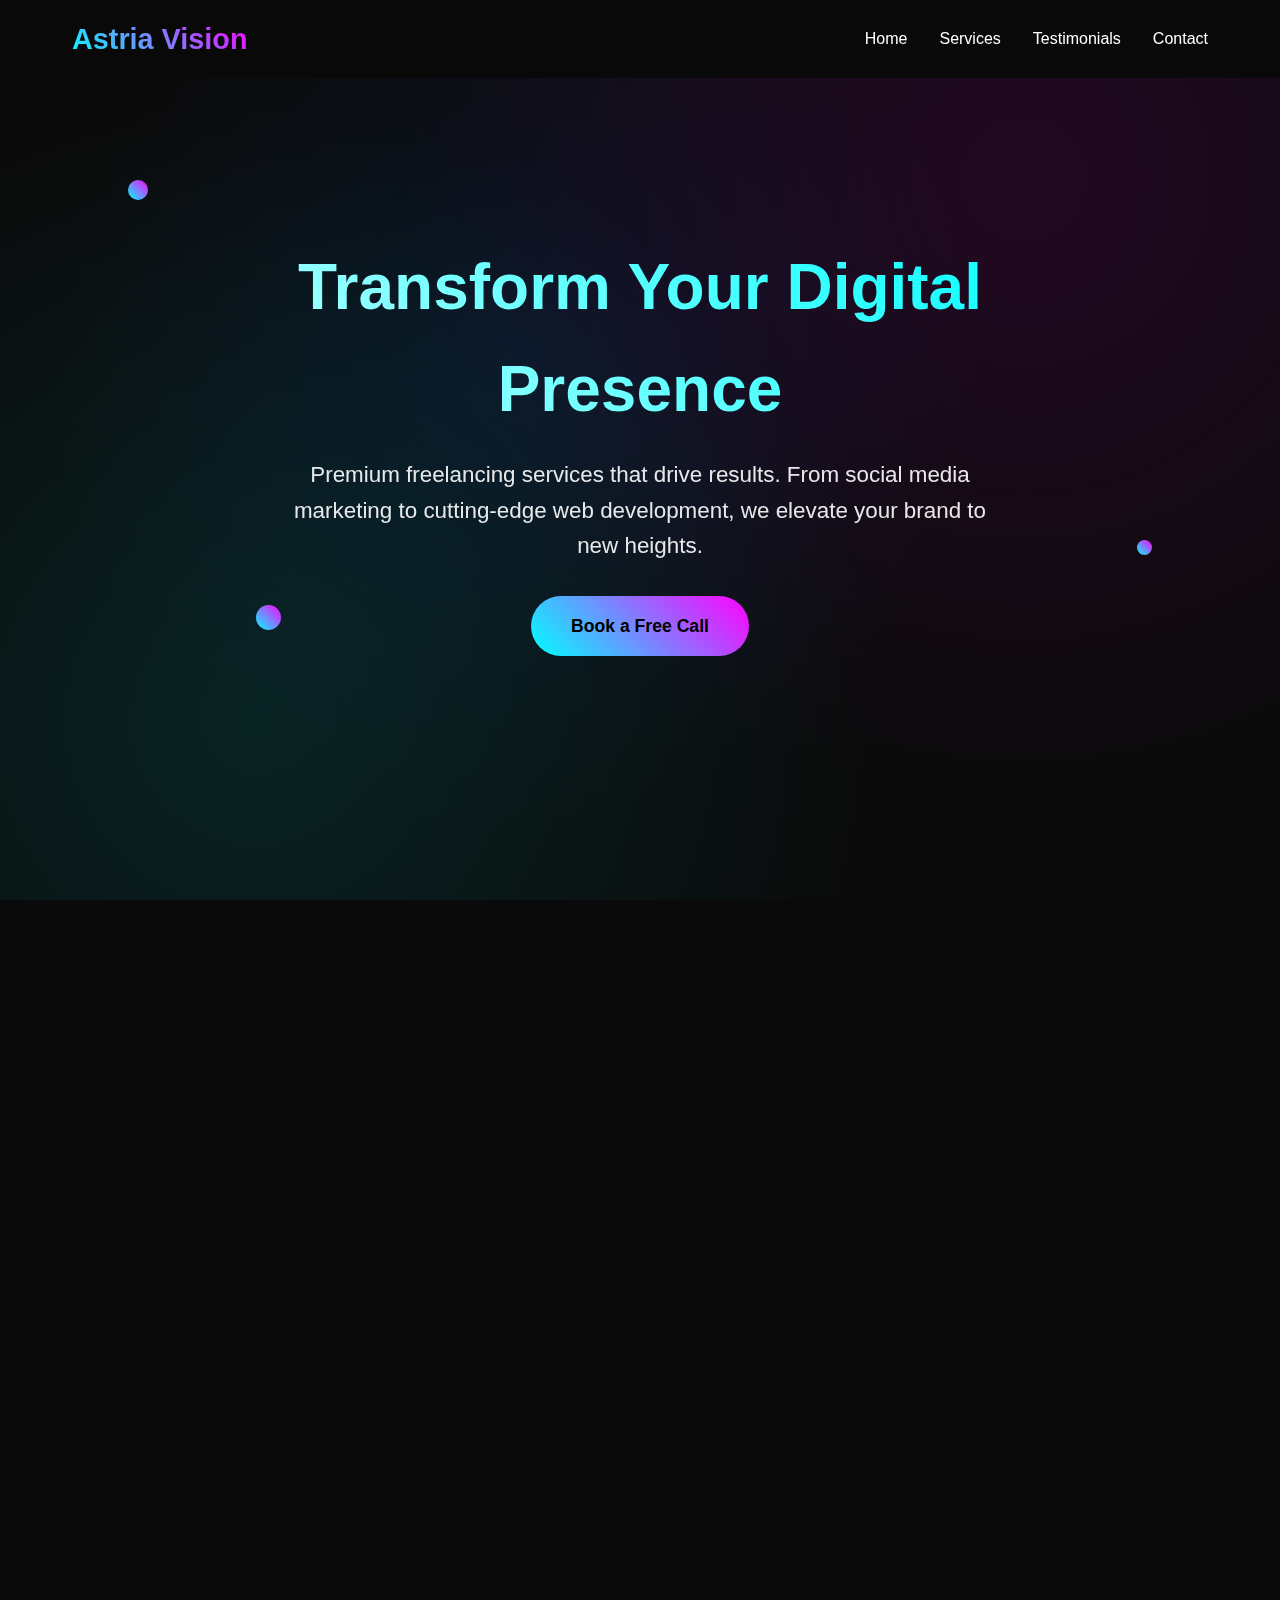
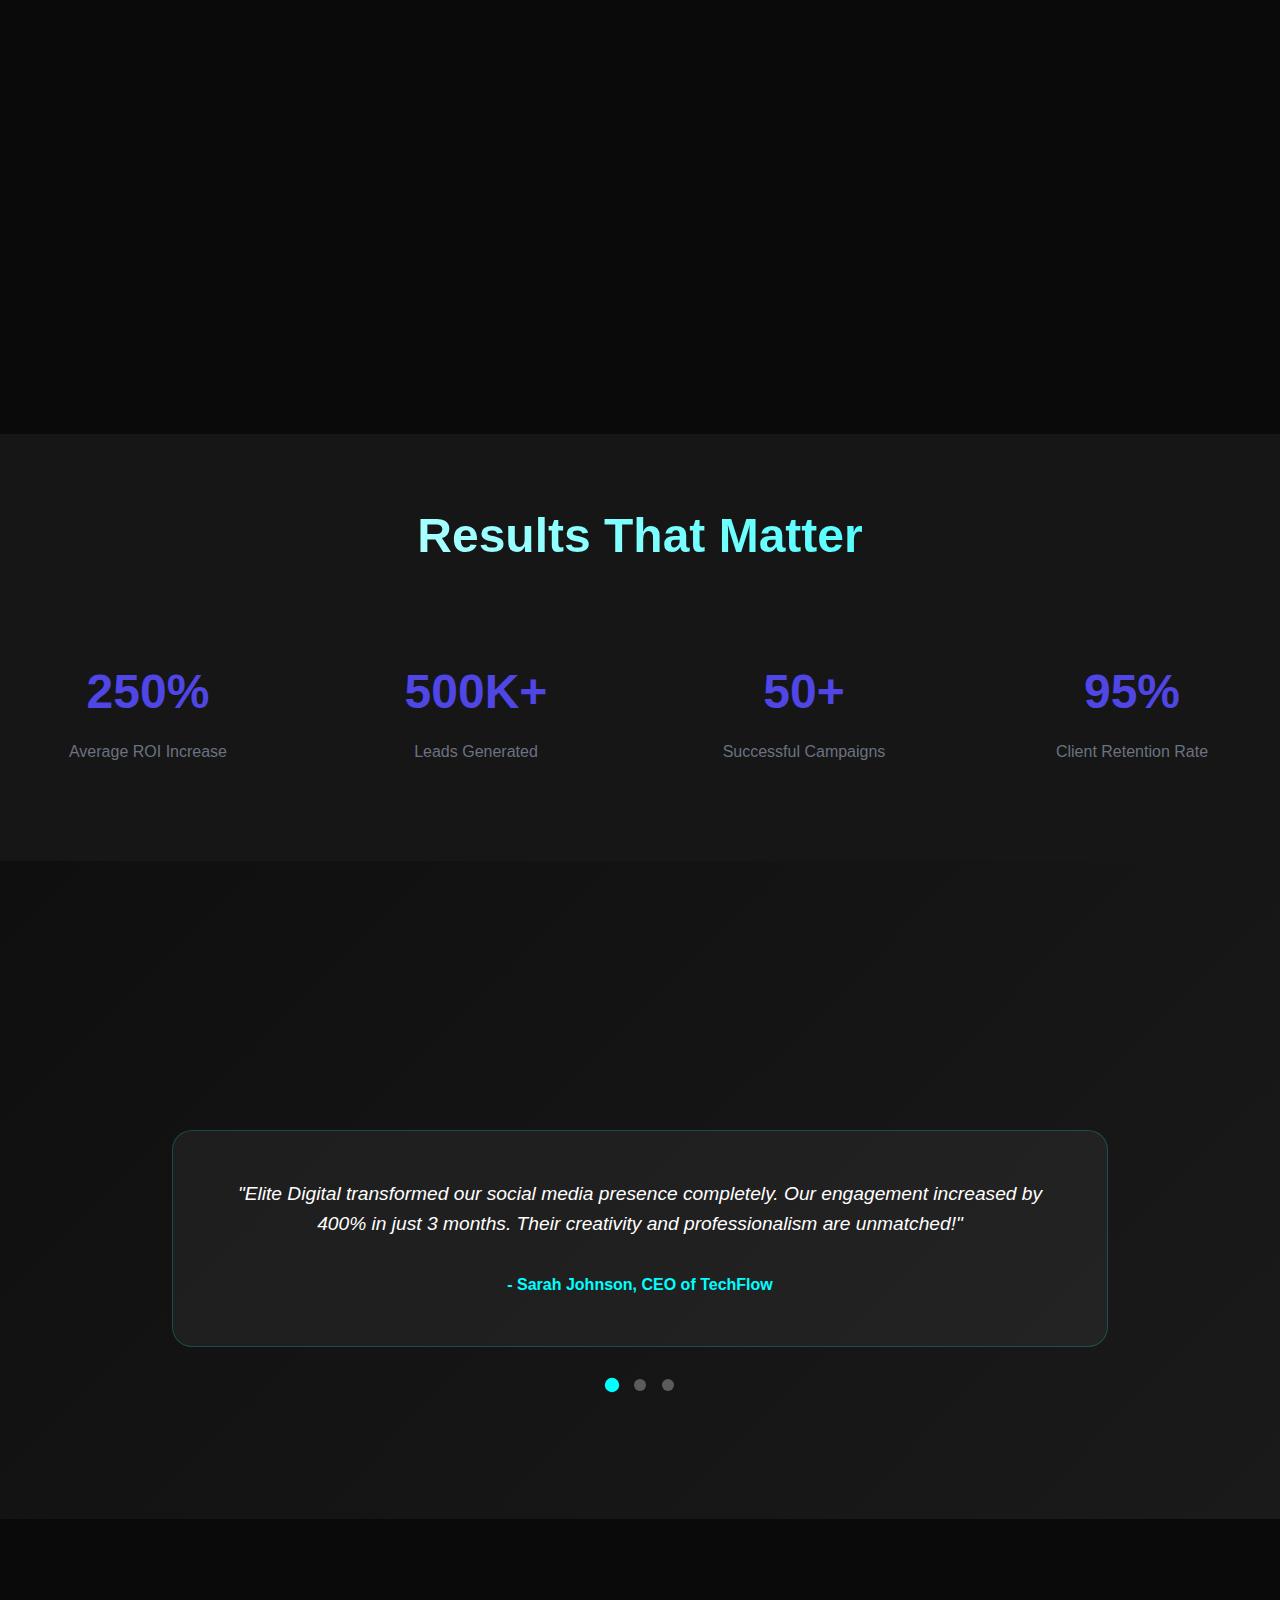
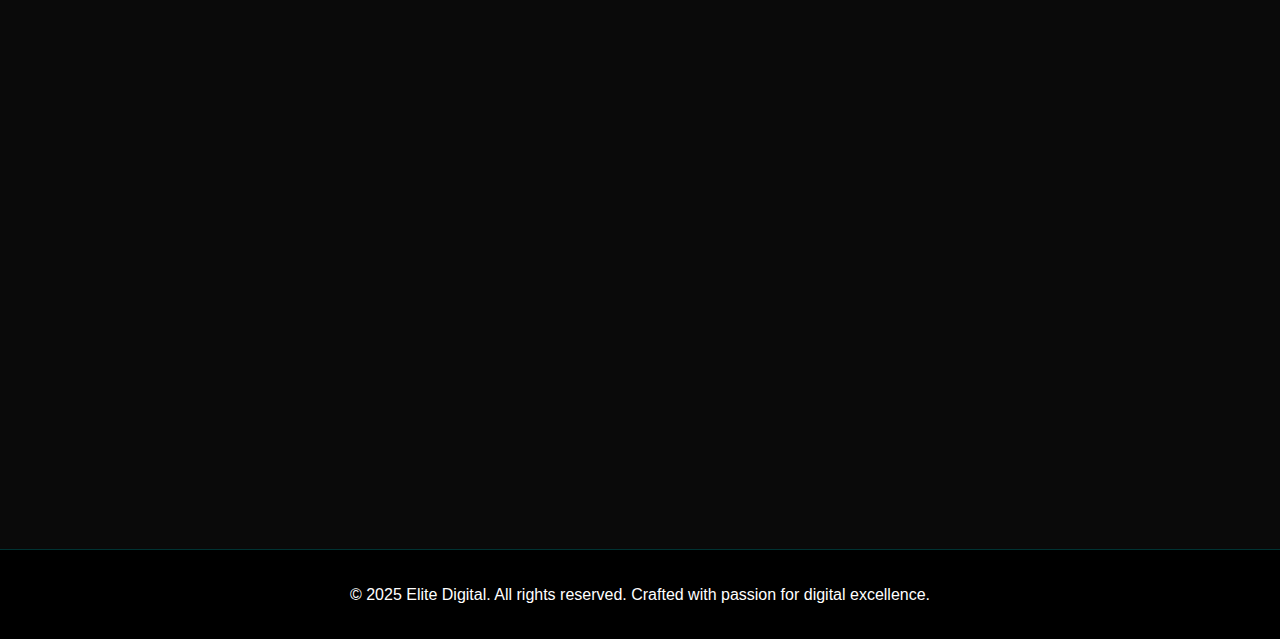
<file: index.html>
<!DOCTYPE html>
<html lang="en">

<head>
    <meta charset="UTF-8">
    <meta name="viewport" content="width=device-width, initial-scale=1.0">
    <title>Elite Digital - Premium Freelancing Services</title>
    <link rel="stylesheet" href="style.css">
</head>

<body>
    <!-- Navigation -->
    <nav id="navbar">
        <div class="nav-container">
            <div class="logo">Astria Vision</div>
            <ul class="nav-links">
                <li><a href="#home">Home</a></li>
                <li><a href="#services">Services</a></li>
                <li><a href="#testimonials">Testimonials</a></li>
                <li><a href="#contact">Contact</a></li>
            </ul>
        </div>
    </nav>

    <!-- Hero Section -->
    <section id="home" class="hero">
        <div class="floating-elements">
            <div class="floating-element"></div>
            <div class="floating-element"></div>
            <div class="floating-element"></div>
        </div>
        <div class="hero-content">
            <h1>Transform Your Digital Presence</h1>
            <p>Premium freelancing services that drive results. From social media marketing to cutting-edge web
                development, we elevate your brand to new heights.</p>
            <a href="#contact" class="cta-button">Book a Free Call</a>
        </div>
    </section>

    <!-- Services Section -->
    <section id="services" class="services">
        <h2 class="section-title fade-in">Our Premium Services</h2>
        <div class="services-grid">
            <a href="./utils/smmport.html">
            <div class="service-card fade-in">
                <div class="service-icon">📱</div>
                <h3>Social Media Marketing</h3>
                <p>Boost your brand's online presence with strategic social media campaigns that engage audiences and
                    drive conversions across all platforms.</p>
            </div>
        </a>
            <a style="text-decoration: none;" href="./utils/veport.html">
                <div class="service-card fade-in">
                    <div class="service-icon">🎬</div>
                    <h3>Video Editing</h3>
                    <p>Professional video editing services that bring your vision to life with cinematic quality,
                        dynamic transitions, and compelling storytelling.</p>
                </div>
            </a>
            <a href="./utils/webport.html">
                <div class="service-card fade-in">

                    <div class="service-icon">💻</div>
                    <h3>Website Development</h3>
                    <p>Custom websites that combine stunning design with powerful functionality, optimized for
                        performance,
                        SEO, and user experience.</p>
                </div>
            </a>
            <a style="text-decoration: none;" href="/utils/aniport.html">
                <div class="service-card fade-in">
                    <div class="service-icon">✨</div>
                    <h3>Animations</h3>
                    <p>Eye-catching animations and motion graphics that captivate your audience and effectively
                        communicate your brand message.</p>
                </div>
            </a>
            <a style="text-decoration: none;" href="/utils/gdport.html">
                <div class="service-card fade-in">
                    <div class="service-icon">✨</div>
                    <h3>Graphic Design</h3>
                    <p>We can design beautiful high CTR graphics for you.</p>
                </div>
            </a>
        </div>
    </section>

    <section class="results">
        <div class="container">
            <h2 class="section-title">Results That Matter</h2>
            <div class="results-grid">
                <div class="result-item">
                    <div class="result-number">250%</div>
                    <div class="result-label">Average ROI Increase</div>
                </div>
                <div class="result-item">
                    <div class="result-number">500K+</div>
                    <div class="result-label">Leads Generated</div>
                </div>
                <div class="result-item">
                    <div class="result-number">50+</div>
                    <div class="result-label">Successful Campaigns</div>
                </div>
                <div class="result-item">
                    <div class="result-number">95%</div>
                    <div class="result-label">Client Retention Rate</div>
                </div>
            </div>
        </div>
    </section>

    <!-- Testimonials Section -->
    <section id="testimonials" class="testimonials">
        <div class="testimonials-container">
            <h2 class="section-title fade-in">What Our Clients Say</h2>
            <div class="testimonial-carousel">
                <div class="testimonial active">
                    <p class="testimonial-text">"Elite Digital transformed our social media presence completely. Our
                        engagement increased by 400% in just 3 months. Their creativity and professionalism are
                        unmatched!"</p>
                    <div class="testimonial-author">- Sarah Johnson, CEO of TechFlow</div>
                </div>
                <div class="testimonial">
                    <p class="testimonial-text">"The website they created for us is absolutely stunning and performs
                        flawlessly. Our conversion rate has doubled since launch. Highly recommend!"</p>
                    <div class="testimonial-author">- Michael Chen, Founder of GreenStart</div>
                </div>
                <div class="testimonial">
                    <p class="testimonial-text">"Their video editing skills are phenomenal. Every project exceeds
                        expectations and the turnaround time is incredibly fast. True professionals!"</p>
                    <div class="testimonial-author">- Emma Rodriguez, Marketing Director</div>
                </div>
            </div>
            <div class="testimonial-controls">
                <span class="testimonial-dot active" onclick="showTestimonial(0)"></span>
                <span class="testimonial-dot" onclick="showTestimonial(1)"></span>
                <span class="testimonial-dot" onclick="showTestimonial(2)"></span>
            </div>
        </div>
    </section>

    <!-- Contact Section -->
    <section id="contact" class="contact">
        <div class="contact-content fade-in">
            <h2>Ready to Elevate Your Brand?</h2>
            <p>Let's discuss how we can transform your digital presence and drive exceptional results for your business.
            </p>
            <a href="./utils/contactus.html" class="cta-button">Get Started Today</a>
        </div>
    </section>

    <!-- Footer -->
    <footer>
        <p>&copy; 2025 Elite Digital. All rights reserved. Crafted with passion for digital excellence.</p>
    </footer>

    <script src="/script.js"></script>
</body>

</html>
</file>
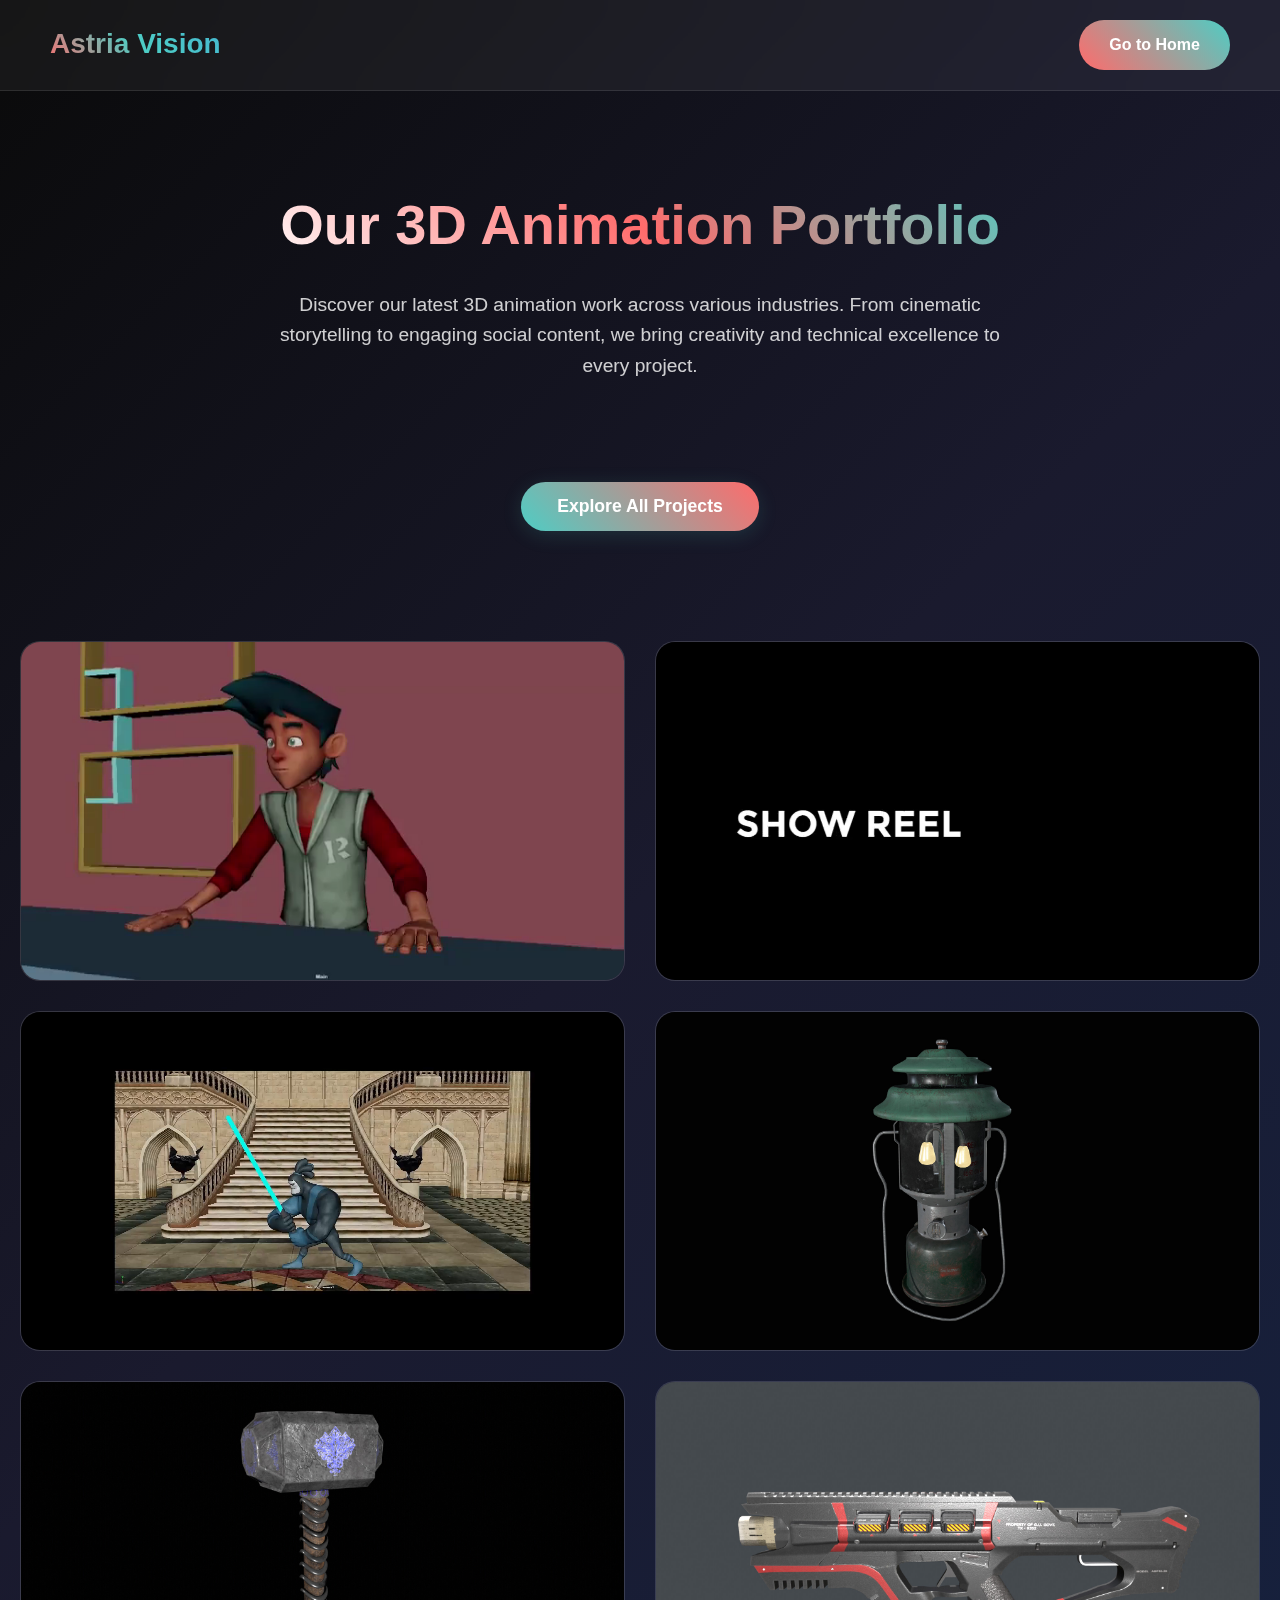
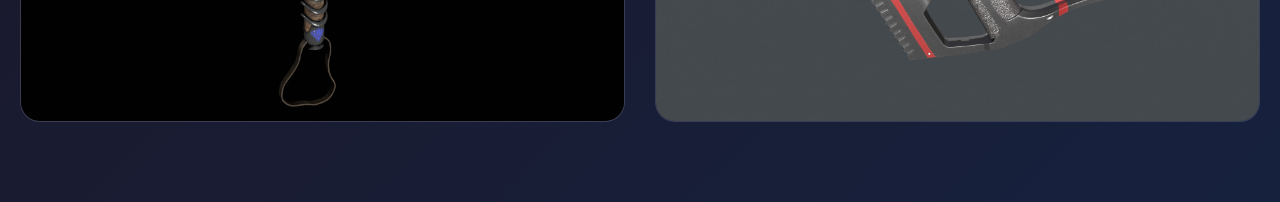
<file: utils/aniport.html>
<!DOCTYPE html>
<html lang="en">
<head>
    <meta charset="UTF-8">
    <meta name="viewport" content="width=device-width, initial-scale=1.0">
    <title>FrameCraft Studios - Video Portfolio</title>
    <style>
        * {
            margin: 0;
            padding: 0;
            box-sizing: border-box;
        }

        body {
            font-family: 'Inter', -apple-system, BlinkMacSystemFont, sans-serif;
            background: linear-gradient(135deg, #0a0a0a 0%, #1a1a2e 50%, #16213e 100%);
            color: #ffffff;
            overflow-x: hidden;
            line-height: 1.6;
        }

        /* Animated background particles */
        .particles {
            position: fixed;
            top: 0;
            left: 0;
            width: 100%;
            height: 100%;
            pointer-events: none;
            z-index: 1;
        }

        .particle {
            position: absolute;
            width: 2px;
            height: 2px;
            background: rgba(255, 255, 255, 0.1);
            border-radius: 50%;
            animation: float 20s infinite linear;
        }

        @keyframes float {
            0% { transform: translateY(100vh) translateX(0px); opacity: 0; }
            10% { opacity: 1; }
            90% { opacity: 1; }
            100% { transform: translateY(-100px) translateX(100px); opacity: 0; }
        }

        /* Header */
        header {
            position: fixed;
            top: 0;
            width: 100%;
            padding: 20px 50px;
            background: rgba(255, 255, 255, 0.05);
            backdrop-filter: blur(20px);
            border-bottom: 1px solid rgba(255, 255, 255, 0.1);
            z-index: 1000;
            transition: all 0.3s ease;
        }

        nav {
            display: flex;
            justify-content: space-between;
            align-items: center;
            max-width: 1400px;
            margin: 0 auto;
        }

        .logo {
            font-size: 28px;
            font-weight: 700;
            background: linear-gradient(45deg, #ff6b6b, #4ecdc4, #45b7d1);
            -webkit-background-clip: text;
            -webkit-text-fill-color: transparent;
            background-clip: text;
            animation: logoGlow 3s ease-in-out infinite alternate;
        }

        @keyframes logoGlow {
            0% { filter: brightness(1); }
            100% { filter: brightness(1.2) drop-shadow(0 0 20px rgba(255, 107, 107, 0.3)); }
        }

        .contact-btn {
            padding: 12px 30px;
            background: linear-gradient(45deg, #ff6b6b, #4ecdc4);
            border: none;
            border-radius: 50px;
            color: white;
            font-weight: 600;
            cursor: pointer;
            transition: all 0.3s ease;
            text-decoration: none;
            display: inline-block;
        }

        .contact-btn:hover {
            transform: translateY(-2px);
            box-shadow: 0 10px 30px rgba(255, 107, 107, 0.3);
        }

        /* Main Content */
        .main-content {
            padding-top: 120px;
            min-height: 100vh;
            position: relative;
            z-index: 10;
        }

        .intro-section {
            text-align: center;
            padding: 60px 20px;
            max-width: 800px;
            margin: 0 auto;
        }

        .intro-section h1 {
            font-size: 3.5rem;
            font-weight: 800;
            margin-bottom: 20px;
            background: linear-gradient(45deg, #ffffff, #ff6b6b, #4ecdc4);
            -webkit-background-clip: text;
            -webkit-text-fill-color: transparent;
            background-clip: text;
            animation: textShine 3s ease-in-out infinite;
        }

        @keyframes textShine {
            0%, 100% { background-position: 0% 50%; }
            50% { background-position: 100% 50%; }
        }

        .intro-section p {
            font-size: 1.2rem;
            color: rgba(255, 255, 255, 0.8);
            margin-bottom: 40px;
            line-height: 1.6;
        }

        /* Portfolio Grid */
        .portfolio-section {
            padding: 40px 20px 80px;
            max-width: 1400px;
            margin: 0 auto;
        }

        .portfolio-grid {
            display: grid;
            grid-template-columns: repeat(auto-fit, minmax(400px, 1fr));
            gap: 30px;
            margin-top: 40px;
        }

        .video-card {
            position: relative;
            border-radius: 20px;
            overflow: hidden;
            background: rgba(255, 255, 255, 0.05);
            border: 1px solid rgba(255, 255, 255, 0.1);
            transition: all 0.4s ease;
            aspect-ratio: 16/9;
            cursor: pointer;
        }

        .video-card:hover {
            transform: translateY(-10px) scale(1.02);
            box-shadow: 0 20px 60px rgba(0, 0, 0, 0.4);
            border-color: rgba(255, 255, 255, 0.3);
        }

        .video-card video {
            width: 100%;
            height: 100%;
            object-fit: cover;
            transition: all 0.3s ease;
        }

        .video-card img {
            width: 100%;
            height: 100%;
            object-fit: cover;
            transition: all 0.3s ease;
        }

        .video-overlay {
            position: absolute;
            top: 0;
            left: 0;
            right: 0;
            bottom: 0;
            background: linear-gradient(
                135deg, 
                rgba(255, 107, 107, 0.8) 0%, 
                rgba(78, 205, 196, 0.8) 100%
            );
            opacity: 0;
            transition: all 0.3s ease;
            display: flex;
            align-items: center;
            justify-content: center;
            flex-direction: column;
            text-align: center;
            padding: 20px;
        }

        .video-card:hover .video-overlay {
            opacity: 1;
        }

        .video-overlay h3 {
            font-size: 1.5rem;
            font-weight: 700;
            margin-bottom: 10px;
            color: white;
        }

        .video-overlay p {
            font-size: 1rem;
            color: rgba(255, 255, 255, 0.9);
            line-height: 1.4;
        }

        .video-overlay .category {
            display: inline-block;
            padding: 6px 16px;
            background: rgba(255, 255, 255, 0.2);
            border-radius: 20px;
            font-size: 0.9rem;
            margin-top: 15px;
            backdrop-filter: blur(10px);
        }

        /* Play button overlay */
        .play-button {
            position: absolute;
            top: 50%;
            left: 50%;
            transform: translate(-50%, -50%);
            width: 80px;
            height: 80px;
            background: rgba(255, 255, 255, 0.9);
            border-radius: 50%;
            display: flex;
            align-items: center;
            justify-content: center;
            font-size: 2rem;
            color: #333;
            opacity: 0;
            transition: all 0.3s ease;
            pointer-events: none;
        }

        .video-card:hover .play-button {
            opacity: 1;
            transform: translate(-50%, -50%) scale(1.1);
        }

        /* Contact Section */
        .contact-section {
            text-align: center;
            padding: 80px 20px;
            background: rgba(255, 255, 255, 0.02);
            border-top: 1px solid rgba(255, 255, 255, 0.1);
        }

        .contact-section h2 {
            font-size: 2.5rem;
            margin-bottom: 20px;
            background: linear-gradient(45deg, #ff6b6b, #4ecdc4);
            -webkit-background-clip: text;
            -webkit-text-fill-color: transparent;
            background-clip: text;
        }

        .contact-section p {
            font-size: 1.2rem;
            color: rgba(255, 255, 255, 0.8);
            margin-bottom: 40px;
        }

        .contact-info {
            display: flex;
            justify-content: center;
            gap: 60px;
            flex-wrap: wrap;
            margin-top: 40px;
        }

        .contact-item {
            text-align: center;
        }

        .contact-item h4 {
            font-size: 1.1rem;
            margin-bottom: 10px;
            color: #4ecdc4;
        }

        .contact-item p {
            font-size: 1rem;
            color: rgba(255, 255, 255, 0.7);
        }

        /* Responsive */
        @media (max-width: 768px) {
            .intro-section h1 {
                font-size: 2.5rem;
            }
            
            .portfolio-grid {
                grid-template-columns: 1fr;
                gap: 20px;
            }
            
            .contact-info {
                flex-direction: column;
                gap: 30px;
            }
            
            header {
                padding: 15px 20px;
            }
            
            .logo {
                font-size: 24px;
            }
        }

        @media (max-width: 480px) {
            .portfolio-grid {
                grid-template-columns: 1fr;
            }
            
            .video-card {
                min-height: 250px;
            }
        }

        .add-portfolio-btn {
            display: block;
            margin: 0 auto 30px auto;
            padding: 14px 36px;
            background: linear-gradient(45deg, #4ecdc4, #ff6b6b);
            border: none;
            border-radius: 30px;
            color: #fff;
            font-size: 1.1rem;
            font-weight: 700;
            cursor: pointer;
            box-shadow: 0 4px 20px rgba(78, 205, 196, 0.15);
            transition: all 0.3s ease;
        }
        .add-portfolio-btn:hover {
            transform: translateY(-2px) scale(1.04);
            box-shadow: 0 8px 32px rgba(255, 107, 107, 0.18);
        }
    </style>
</head>
<body>
    <div class="particles" id="particles"></div>

    <header>
        <nav>
            <div class="logo">Astria Vision</div>
            <a href="../index.html" class="contact-btn">Go to Home</a>
        </nav>
    </header>

    <main class="main-content">
        <section class="intro-section">
            <h1>Our 3D Animation Portfolio</h1>
            <p>Discover our latest 3D animation work across various industries. From cinematic storytelling to engaging social content, we bring creativity and technical excellence to every project.</p>
        </section>

        <button class="add-portfolio-btn">Explore All Projects</button>
        <section class="portfolio-section">
            <div class="portfolio-grid">
                <div class="video-card">
                    <video autoplay muted loop>
                        <source src="/utils/portVideos/animations/1.mp4" type="video/mp4">
                    </video>
                    
                </div>

                <div class="video-card">
                    <video autoplay muted loop>
                        <source src="/utils/portVideos/animations/2.mp4" type="video/mp4">
                    </video>
                    
                </div>

                <div class="video-card">
                    <video autoplay muted loop>
                        <source src="/utils/portVideos/animations/3.mp4" type="video/mp4">
                    </video>
                    
                </div>

                <div class="video-card">
                    <img src="/utils/portVideos/animations/himanshu-bhandari-lantern-fullquality.jpg" alt="Music Video Production">
                    
                </div>

                <div class="video-card">
                    <img src="/utils/portVideos/animations/himanshu-bhandari-t-fullquality.jpg" alt="Social Media Series">
                </div>

                <div class="video-card">
                    <img src="/utils/portVideos/animations/himanshu-bhandari-untitled-005.jpg" alt="Corporate Training">
                    
                </div>
            </div>
        </section>
    </main>

    <script>
        // Create animated particles
        function createParticles() {
            const particles = document.getElementById('particles');
            const particleCount = 30;
            
            for (let i = 0; i < particleCount; i++) {
                const particle = document.createElement('div');
                particle.className = 'particle';
                particle.style.left = Math.random() * 100 + '%';
                particle.style.animationDelay = Math.random() * 20 + 's';
                particle.style.animationDuration = (Math.random() * 10 + 10) + 's';
                particles.appendChild(particle);
            }
        }

        // Header background on scroll
        window.addEventListener('scroll', () => {
            const header = document.querySelector('header');
            if (window.scrollY > 100) {
                header.style.background = 'rgba(255, 255, 255, 0.08)';
            } else {
                header.style.background = 'rgba(255, 255, 255, 0.05)';
            }
        });

        // Video hover effects
        document.querySelectorAll('.video-card').forEach(card => {
            const video = card.querySelector('video');
            
            card.addEventListener('mouseenter', () => {
                video.style.transform = 'scale(1.05)';
            });
            
            card.addEventListener('mouseleave', () => {
                video.style.transform = 'scale(1)';
            });
        });


        // Initialize particles
        createParticles();

        // Animate cards on scroll
        const observerOptions = {
            threshold: 0.1,
            rootMargin: '0px 0px -50px 0px'
        };

        const observer = new IntersectionObserver((entries) => {
            entries.forEach(entry => {
                if (entry.isIntersecting) {
                    entry.target.style.animation = 'fadeInUp 0.8s ease-out forwards';
                }
            });
        }, observerOptions);

        document.querySelectorAll('.video-card').forEach(el => {
            observer.observe(el);
        });
    </script>
</body>
</html>
</file>
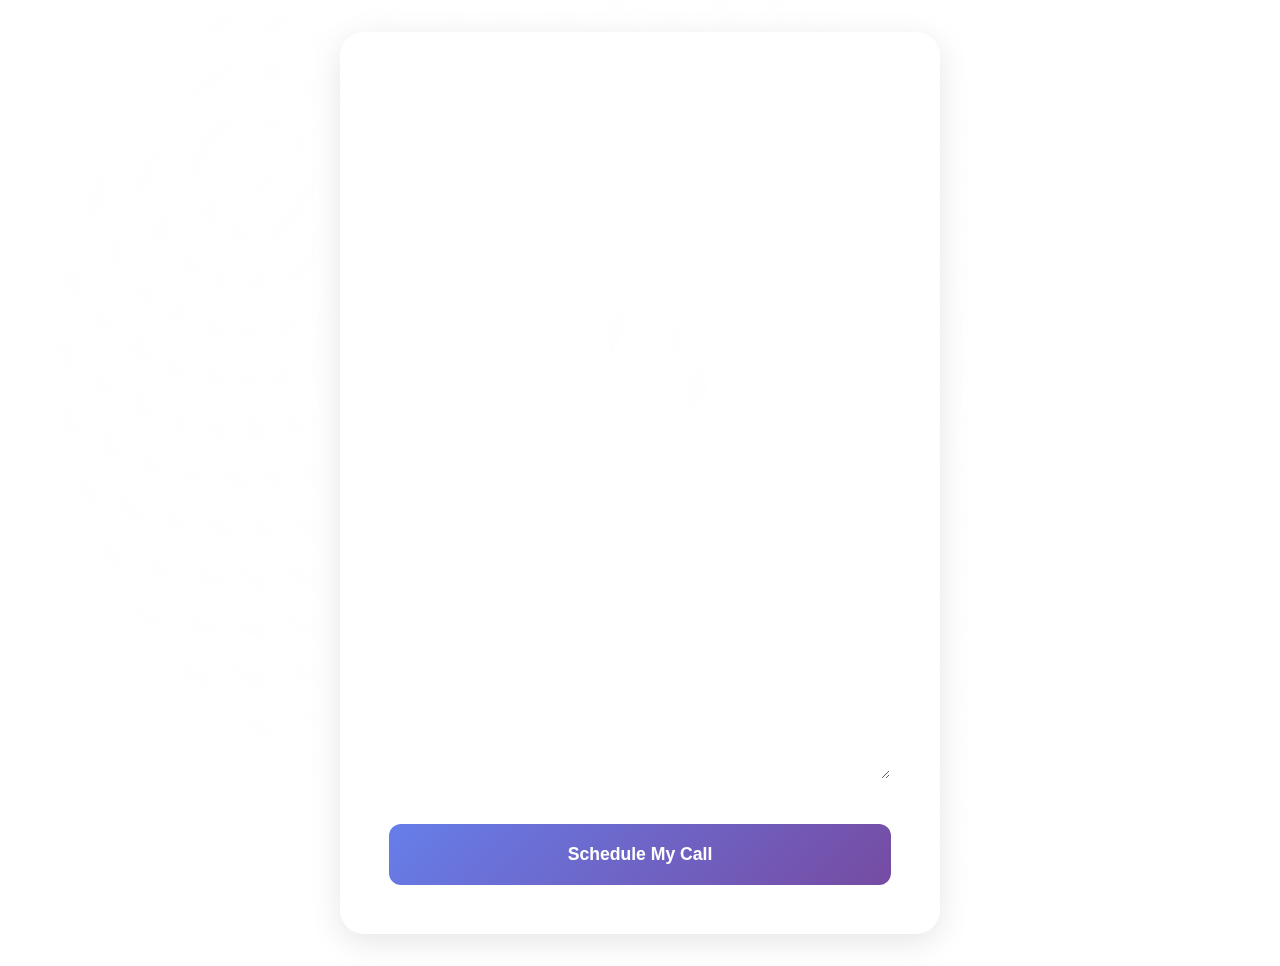
<file: utils/contactus.html>
<!DOCTYPE html>
<html lang="en">
<head>
    <meta charset="UTF-8">
    <meta name="viewport" content="width=device-width, initial-scale=1.0">
    <title>Book a Call - Service Agency</title>
    <style>
        * {
            margin: 0;
            padding: 0;
            box-sizing: border-box;
        }

        body {
            font-family: 'Inter', -apple-system, BlinkMacSystemFont, sans-serif;
            background: rgba(255, 255, 255, 0.05);
            min-height: 100vh;
            overflow-x: hidden;
            position: relative;
        }

        body::before {
            content: '';
            position: fixed;
            top: 0;
            left: 0;
            width: 100%;
            height: 100%;
            background: 
                radial-gradient(circle at 20% 20%, rgba(255, 255, 255, 0.05) 0%, transparent 50%),
                radial-gradient(circle at 80% 80%, rgba(255, 255, 255, 0.05) 0%, transparent 50%),
                radial-gradient(circle at 40% 40%, rgba(255, 255, 255, 0.05) 0%, transparent 50%);
            pointer-events: none;
            z-index: -1;
        }

        .container {
            max-width: 1200px;
            margin: 0 auto;
            padding: 2rem;
            min-height: 100vh;
            display: flex;
            align-items: center;
            justify-content: center;
        }

        .booking-card {
            background: rgba(255, 255, 255, 0.05);
            backdrop-filter: blur(20px);
            border: 1px solid rgba(255, 255, 255, 0.1);
            border-radius: 24px;
            padding: 3rem;
            width: 100%;
            max-width: 600px;
            box-shadow: 
                0 8px 32px rgba(0, 0, 0, 0.1),
                inset 0 1px 0 rgba(255, 255, 255, 0.1);
            animation: slideUp 0.8s ease-out;
            position: relative;
            overflow: hidden;
        }

        .booking-card::before {
            content: '';
            position: absolute;
            top: 0;
            left: -100%;
            width: 100%;
            height: 2px;
            background: linear-gradient(90deg, transparent, rgba(255, 255, 255, 0.4), transparent);
            animation: shimmer 2s infinite;
        }

        @keyframes slideUp {
            from {
                opacity: 0;
                transform: translateY(50px);
            }
            to {
                opacity: 1;
                transform: translateY(0);
            }
        }

        @keyframes shimmer {
            0% { left: -100%; }
            100% { left: 100%; }
        }

        .header {
            text-align: center;
            margin-bottom: 2.5rem;
            animation: fadeIn 1s ease-out 0.2s both;
        }

        .header h1 {
            color: white;
            font-size: 2.5rem;
            font-weight: 700;
            margin-bottom: 0.5rem;
            background: rgba(255, 255, 255, 0.05);
            -webkit-background-clip: text;
            -webkit-text-fill-color: transparent;
            background-clip: text;
        }

        .header p {
            color: rgba(255, 255, 255, 0.8);
            font-size: 1.1rem;
            line-height: 1.6;
        }

        .form-group {
            margin-bottom: 1.5rem;
            animation: fadeIn 1s ease-out both;
        }

        .form-group:nth-child(2) { animation-delay: 0.3s; }
        .form-group:nth-child(3) { animation-delay: 0.4s; }
        .form-group:nth-child(4) { animation-delay: 0.5s; }
        .form-group:nth-child(5) { animation-delay: 0.6s; }
        .form-group:nth-child(6) { animation-delay: 0.7s; }
        .form-group:nth-child(7) { animation-delay: 0.8s; }

        @keyframes fadeIn {
            from {
                opacity: 0;
                transform: translateY(20px);
            }
            to {
                opacity: 1;
                transform: translateY(0);
            }
        }

        label {
            display: block;
            color: rgba(255, 255, 255, 0.9);
            font-weight: 500;
            margin-bottom: 0.5rem;
            font-size: 0.95rem;
        }

        input, select, textarea {
            width: 100%;
            padding: 1rem 1.25rem;
            background: rgba(255, 255, 255, 0.05);
            border: 1px solid rgba(255, 255, 255, 0.2);
            border-radius: 12px;
            color: white;
            font-size: 1rem;
            transition: all 0.3s ease;
            backdrop-filter: blur(10px);
        }

        input::placeholder, textarea::placeholder {
            color: rgba(255, 255, 255, 0.5);
        }

        input:focus, select:focus, textarea:focus {
            outline: none;
            border-color: rgba(255, 255, 255, 0.4);
            background: rgba(255, 255, 255, 0.12);
            transform: translateY(-2px);
            box-shadow: 0 8px 25px rgba(0, 0, 0, 0.15);
        }

        select {
            cursor: pointer;
        }

        select option {
            background: #2a2a2a;
            color: white;
        }

        textarea {
            resize: vertical;
            min-height: 120px;
        }

        .form-row {
            display: grid;
            grid-template-columns: 1fr 1fr;
            gap: 1rem;
        }

        .submit-btn {
            width: 100%;
            padding: 1.25rem;
            background: linear-gradient(135deg, #667eea 0%, #764ba2 100%);
            border: none;
            border-radius: 12px;
            color: white;
            font-size: 1.1rem;
            font-weight: 600;
            cursor: pointer;
            transition: all 0.3s ease;
            position: relative;
            overflow: hidden;
            margin-top: 1rem;
            animation: fadeIn 1s ease-out 0.9s both;
        }

        .submit-btn::before {
            content: '';
            position: absolute;
            top: 0;
            left: -100%;
            width: 100%;
            height: 100%;
            background: linear-gradient(90deg, transparent, rgba(255, 255, 255, 0.2), transparent);
            transition: left 0.5s;
        }

        .submit-btn:hover {
            transform: translateY(-3px);
            box-shadow: 0 15px 35px rgba(102, 126, 234, 0.4);
        }

        .submit-btn:hover::before {
            left: 100%;
        }

        .submit-btn:active {
            transform: translateY(-1px);
        }

        .floating-elements {
            position: fixed;
            top: 0;
            left: 0;
            width: 100%;
            height: 100%;
            pointer-events: none;
            z-index: -1;
        }

        .floating-circle {
            position: absolute;
            border-radius: 50%;
            background: rgba(255, 255, 255, 0.05);
            animation: float 6s ease-in-out infinite;
        }

        .floating-circle:nth-child(1) {
            width: 80px;
            height: 80px;
            top: 20%;
            left: 10%;
            animation-delay: 0s;
        }

        .floating-circle:nth-child(2) {
            width: 120px;
            height: 120px;
            top: 60%;
            right: 10%;
            animation-delay: 2s;
        }

        .floating-circle:nth-child(3) {
            width: 60px;
            height: 60px;
            bottom: 20%;
            left: 20%;
            animation-delay: 4s;
        }

        @keyframes float {
            0%, 100% {
                transform: translateY(0px) rotate(0deg);
            }
            50% {
                transform: translateY(-20px) rotate(10deg);
            }
        }

        @media (max-width: 768px) {
            .container {
                padding: 1rem;
            }

            .booking-card {
                padding: 2rem;
            }

            .header h1 {
                font-size: 2rem;
            }

            .form-row {
                grid-template-columns: 1fr;
            }
        }
    </style>
</head>
<body>
    <div class="floating-elements">
        <div class="floating-circle"></div>
        <div class="floating-circle"></div>
        <div class="floating-circle"></div>
    </div>

    <div class="container">
        <div class="booking-card">
            <div class="header">
                <h1>Book Your Call</h1>
                <p>Let's discuss how we can help transform your business with our premium services</p>
            </div>

            <form id="bookingForm">
                <div class="form-group">
                    <label for="fullName">Full Name *</label>
                    <input type="text" id="fullName" name="fullName" placeholder="Enter your full name" required>
                </div>

                <div class="form-row">
                    <div class="form-group">
                        <label for="email">Email Address *</label>
                        <input type="email" id="email" name="email" placeholder="your@email.com" required>
                    </div>
                    <div class="form-group">
                        <label for="phone">Phone Number *</label>
                        <input type="tel" id="phone" name="phone" placeholder="+1 (555) 000-0000" required>
                    </div>
                </div>

                <div class="form-group">
                    <label for="company">Company Name</label>
                    <input type="text" id="company" name="company" placeholder="Your company name">
                </div>

                <div class="form-row">
                    <div class="form-group">
                        <label for="service">Service Interest *</label>
                        <select id="service" name="service" required>
                            <option value="">Select a service</option>
                            <option value="digital-marketing">Digital Marketing</option>
                            <option value="web-development">Web Development</option>
                            <option value="branding">Branding & Design</option>
                            <option value="consulting">Business Consulting</option>
                            <option value="seo">SEO & Analytics</option>
                            <option value="other">Other</option>
                        </select>
                    </div>
                    <div class="form-group">
                        <label for="budget">Budget Range</label>
                        <select id="budget" name="budget">
                            <option value="">Select budget range</option>
                            <option value="under-5k">Under $5,000</option>
                            <option value="5k-15k">$5,000 - $15,000</option>
                            <option value="15k-50k">$15,000 - $50,000</option>
                            <option value="50k-plus">$50,000+</option>
                        </select>
                    </div>
                </div>

                <div class="form-group">
                    <label for="message">Tell us about your project *</label>
                    <textarea id="message" name="message" placeholder="Describe your project, goals, and how we can help you..." required></textarea>
                </div>

                <button type="submit" class="submit-btn">
                    Schedule My Call
                </button>
            </form>
        </div>
    </div>

    <script>
        // Form submission handling
        document.getElementById('bookingForm').addEventListener('submit', function(e) {
            e.preventDefault();
            
            // Get form data
            const formData = new FormData(this);
            const data = Object.fromEntries(formData);
            
            // Animate button
            const submitBtn = document.querySelector('.submit-btn');
            const originalText = submitBtn.textContent;
            
            submitBtn.textContent = 'Scheduling...';
            submitBtn.style.background = 'linear-gradient(135deg, #28a745 0%, #20c997 100%)';
            
            // Simulate API call
            setTimeout(() => {
                submitBtn.textContent = 'Call Scheduled! ✓';
                submitBtn.style.background = 'linear-gradient(135deg, #28a745 0%, #20c997 100%)';
                
                // Show success message
                setTimeout(() => {
                    alert('Thank you! We\'ll contact you within 24 hours to schedule your call.');
                    
                    // Reset form
                    this.reset();
                    submitBtn.textContent = originalText;
                    submitBtn.style.background = 'linear-gradient(135deg, #667eea 0%, #764ba2 100%)';
                }, 1500);
            }, 2000);
        });

        // Add input animation effects
        const inputs = document.querySelectorAll('input, select, textarea');
        inputs.forEach(input => {
            input.addEventListener('focus', function() {
                this.parentElement.style.transform = 'scale(1.02)';
            });
            
            input.addEventListener('blur', function() {
                this.parentElement.style.transform = 'scale(1)';
            });
        });

        // Parallax effect for floating elements
        document.addEventListener('mousemove', function(e) {
            const circles = document.querySelectorAll('.floating-circle');
            const x = e.clientX / window.innerWidth;
            const y = e.clientY / window.innerHeight;
            
            circles.forEach((circle, index) => {
                const speed = (index + 1) * 0.5;
                const xPos = (x - 0.5) * speed * 50;
                const yPos = (y - 0.5) * speed * 50;
                
                circle.style.transform = `translate(${xPos}px, ${yPos}px)`;
            });
        });
    </script>
</body>
</html>
</file>
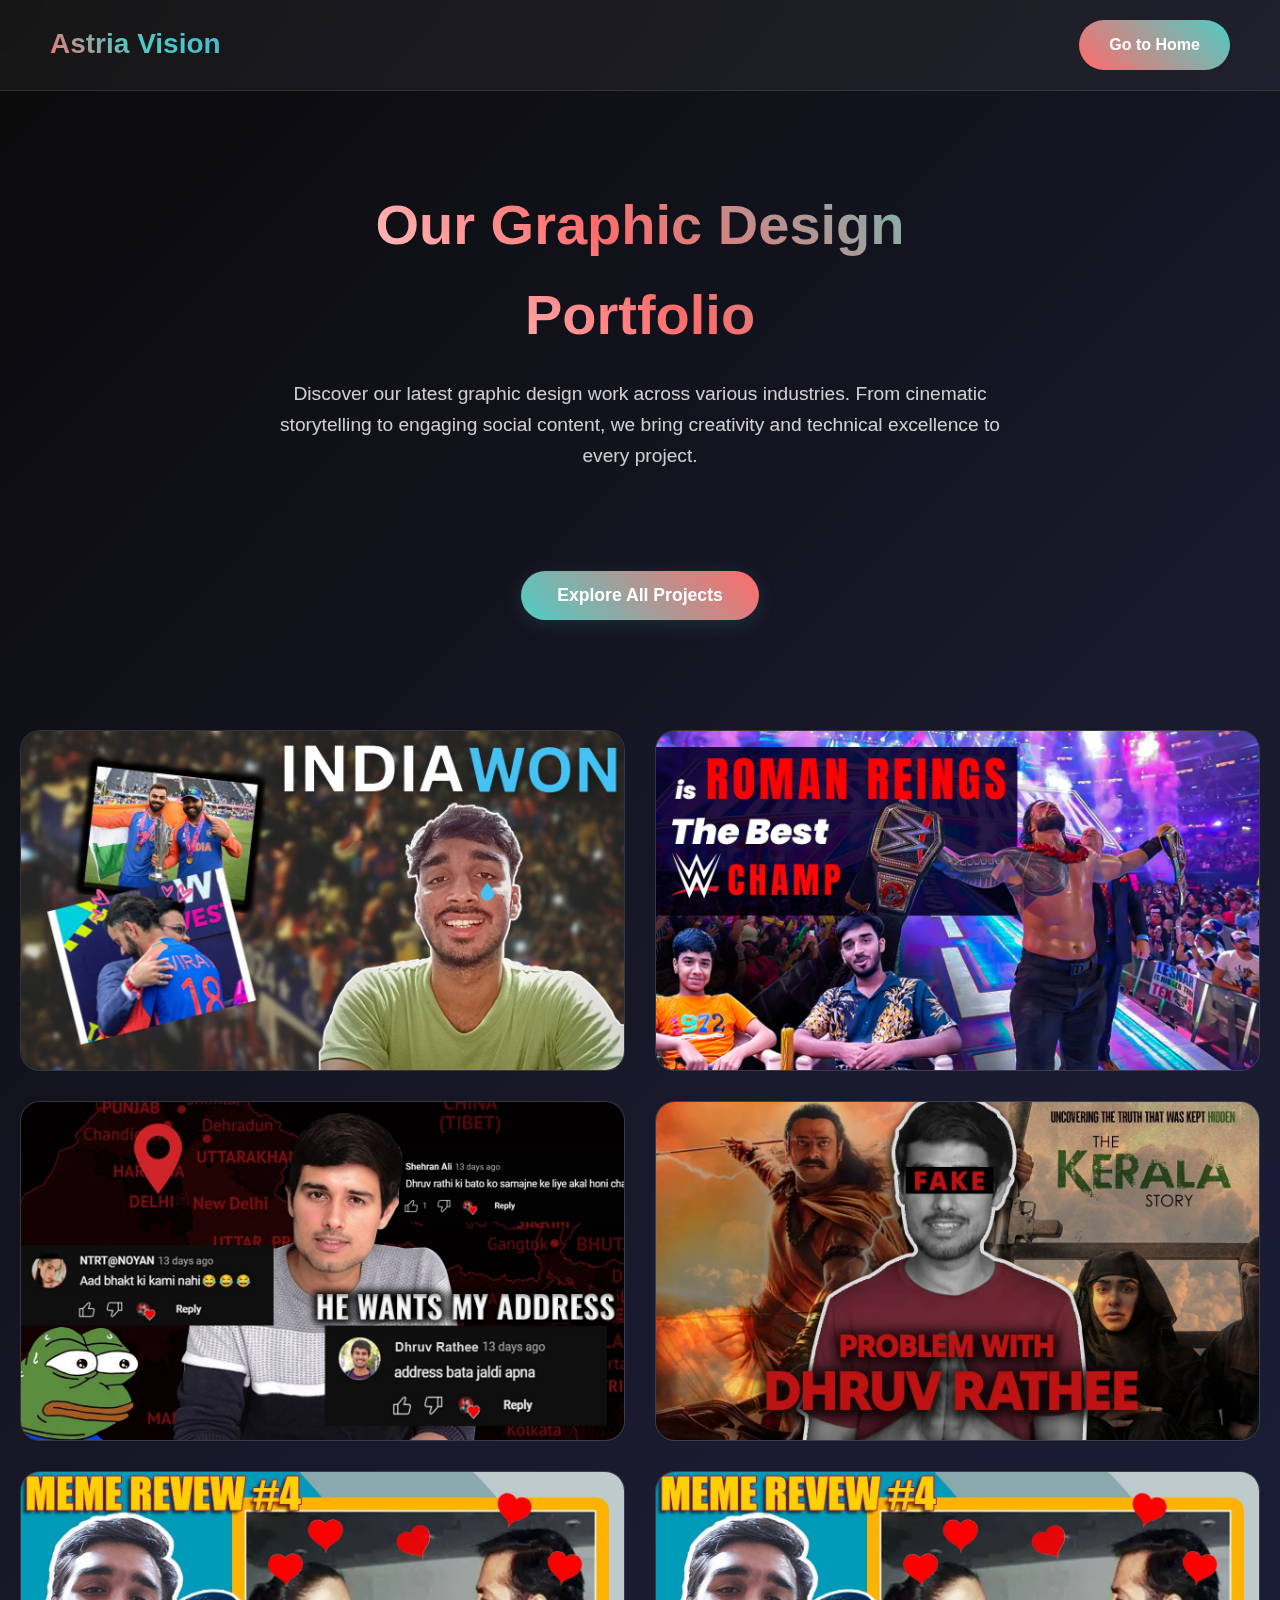
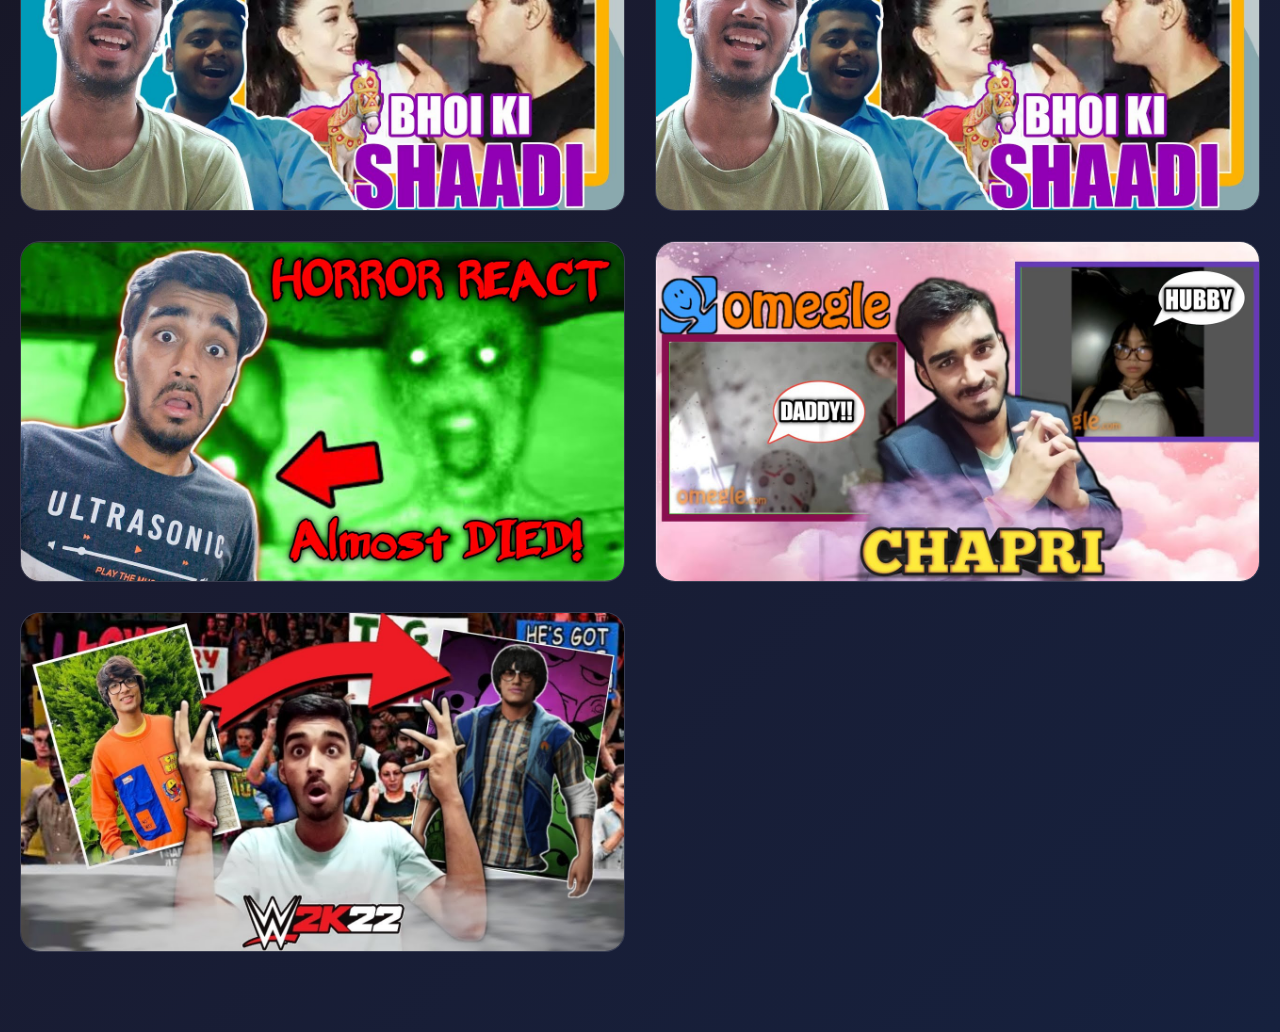
<file: utils/gdport.html>
<!DOCTYPE html>
<html lang="en">
<head>
    <meta charset="UTF-8">
    <meta name="viewport" content="width=device-width, initial-scale=1.0">
    <title>FrameCraft Studios - Video Portfolio</title>
    <style>
        * {
            margin: 0;
            padding: 0;
            box-sizing: border-box;
        }

        body {
            font-family: 'Inter', -apple-system, BlinkMacSystemFont, sans-serif;
            background: linear-gradient(135deg, #0a0a0a 0%, #1a1a2e 50%, #16213e 100%);
            color: #ffffff;
            overflow-x: hidden;
            line-height: 1.6;
        }

        /* Animated background particles */
        .particles {
            position: fixed;
            top: 0;
            left: 0;
            width: 100%;
            height: 100%;
            pointer-events: none;
            z-index: 1;
        }

        .particle {
            position: absolute;
            width: 2px;
            height: 2px;
            background: rgba(255, 255, 255, 0.1);
            border-radius: 50%;
            animation: float 20s infinite linear;
        }

        @keyframes float {
            0% { transform: translateY(100vh) translateX(0px); opacity: 0; }
            10% { opacity: 1; }
            90% { opacity: 1; }
            100% { transform: translateY(-100px) translateX(100px); opacity: 0; }
        }

        /* Header */
        header {
            position: fixed;
            top: 0;
            width: 100%;
            padding: 20px 50px;
            background: rgba(255, 255, 255, 0.05);
            backdrop-filter: blur(20px);
            border-bottom: 1px solid rgba(255, 255, 255, 0.1);
            z-index: 1000;
            transition: all 0.3s ease;
        }

        nav {
            display: flex;
            justify-content: space-between;
            align-items: center;
            max-width: 1400px;
            margin: 0 auto;
        }

        .logo {
            font-size: 28px;
            font-weight: 700;
            background: linear-gradient(45deg, #ff6b6b, #4ecdc4, #45b7d1);
            -webkit-background-clip: text;
            -webkit-text-fill-color: transparent;
            background-clip: text;
            animation: logoGlow 3s ease-in-out infinite alternate;
        }

        @keyframes logoGlow {
            0% { filter: brightness(1); }
            100% { filter: brightness(1.2) drop-shadow(0 0 20px rgba(255, 107, 107, 0.3)); }
        }

        .contact-btn {
            padding: 12px 30px;
            background: linear-gradient(45deg, #ff6b6b, #4ecdc4);
            border: none;
            border-radius: 50px;
            color: white;
            font-weight: 600;
            cursor: pointer;
            transition: all 0.3s ease;
            text-decoration: none;
            display: inline-block;
        }

        .contact-btn:hover {
            transform: translateY(-2px);
            box-shadow: 0 10px 30px rgba(255, 107, 107, 0.3);
        }

        /* Main Content */
        .main-content {
            padding-top: 120px;
            min-height: 100vh;
            position: relative;
            z-index: 10;
        }

        .intro-section {
            text-align: center;
            padding: 60px 20px;
            max-width: 800px;
            margin: 0 auto;
        }

        .intro-section h1 {
            font-size: 3.5rem;
            font-weight: 800;
            margin-bottom: 20px;
            background: linear-gradient(45deg, #ffffff, #ff6b6b, #4ecdc4);
            -webkit-background-clip: text;
            -webkit-text-fill-color: transparent;
            background-clip: text;
            animation: textShine 3s ease-in-out infinite;
        }

        @keyframes textShine {
            0%, 100% { background-position: 0% 50%; }
            50% { background-position: 100% 50%; }
        }

        .intro-section p {
            font-size: 1.2rem;
            color: rgba(255, 255, 255, 0.8);
            margin-bottom: 40px;
            line-height: 1.6;
        }

        /* Portfolio Grid */
        .portfolio-section {
            padding: 40px 20px 80px;
            max-width: 1400px;
            margin: 0 auto;
        }

        .portfolio-grid {
            display: grid;
            grid-template-columns: repeat(auto-fit, minmax(400px, 1fr));
            gap: 30px;
            margin-top: 40px;
        }

        .video-card {
            position: relative;
            border-radius: 20px;
            overflow: hidden;
            background: rgba(255, 255, 255, 0.05);
            border: 1px solid rgba(255, 255, 255, 0.1);
            transition: all 0.4s ease;
            aspect-ratio: 16/9;
            cursor: pointer;
        }

        .video-card:hover {
            transform: translateY(-10px) scale(1.02);
            box-shadow: 0 20px 60px rgba(0, 0, 0, 0.4);
            border-color: rgba(255, 255, 255, 0.3);
        }

        .video-card video {
            width: 100%;
            height: 100%;
            object-fit: cover;
            transition: all 0.3s ease;
        }

        .video-card img {
            width: 100%;
            height: 100%;
            object-fit: cover;
            transition: all 0.3s ease;
        }

        .video-overlay {
            position: absolute;
            top: 0;
            left: 0;
            right: 0;
            bottom: 0;
            background: linear-gradient(
                135deg, 
                rgba(255, 107, 107, 0.8) 0%, 
                rgba(78, 205, 196, 0.8) 100%
            );
            opacity: 0;
            transition: all 0.3s ease;
            display: flex;
            align-items: center;
            justify-content: center;
            flex-direction: column;
            text-align: center;
            padding: 20px;
        }

        .video-card:hover .video-overlay {
            opacity: 1;
        }

        .video-overlay h3 {
            font-size: 1.5rem;
            font-weight: 700;
            margin-bottom: 10px;
            color: white;
        }

        .video-overlay p {
            font-size: 1rem;
            color: rgba(255, 255, 255, 0.9);
            line-height: 1.4;
        }

        .video-overlay .category {
            display: inline-block;
            padding: 6px 16px;
            background: rgba(255, 255, 255, 0.2);
            border-radius: 20px;
            font-size: 0.9rem;
            margin-top: 15px;
            backdrop-filter: blur(10px);
        }

        /* Play button overlay */
        .play-button {
            position: absolute;
            top: 50%;
            left: 50%;
            transform: translate(-50%, -50%);
            width: 80px;
            height: 80px;
            background: rgba(255, 255, 255, 0.9);
            border-radius: 50%;
            display: flex;
            align-items: center;
            justify-content: center;
            font-size: 2rem;
            color: #333;
            opacity: 0;
            transition: all 0.3s ease;
            pointer-events: none;
        }

        .video-card:hover .play-button {
            opacity: 1;
            transform: translate(-50%, -50%) scale(1.1);
        }

        /* Contact Section */
        .contact-section {
            text-align: center;
            padding: 80px 20px;
            background: rgba(255, 255, 255, 0.02);
            border-top: 1px solid rgba(255, 255, 255, 0.1);
        }

        .contact-section h2 {
            font-size: 2.5rem;
            margin-bottom: 20px;
            background: linear-gradient(45deg, #ff6b6b, #4ecdc4);
            -webkit-background-clip: text;
            -webkit-text-fill-color: transparent;
            background-clip: text;
        }

        .contact-section p {
            font-size: 1.2rem;
            color: rgba(255, 255, 255, 0.8);
            margin-bottom: 40px;
        }

        .contact-info {
            display: flex;
            justify-content: center;
            gap: 60px;
            flex-wrap: wrap;
            margin-top: 40px;
        }

        .contact-item {
            text-align: center;
        }

        .contact-item h4 {
            font-size: 1.1rem;
            margin-bottom: 10px;
            color: #4ecdc4;
        }

        .contact-item p {
            font-size: 1rem;
            color: rgba(255, 255, 255, 0.7);
        }

        /* Responsive */
        @media (max-width: 768px) {
            .intro-section h1 {
                font-size: 2.5rem;
            }
            
            .portfolio-grid {
                grid-template-columns: 1fr;
                gap: 20px;
            }
            
            .contact-info {
                flex-direction: column;
                gap: 30px;
            }
            
            header {
                padding: 15px 20px;
            }
            
            .logo {
                font-size: 24px;
            }
        }

        @media (max-width: 480px) {
            .portfolio-grid {
                grid-template-columns: 1fr;
            }
            
            .video-card {
                min-height: 250px;
            }
        }

        .add-portfolio-btn {
            display: block;
            margin: 0 auto 30px auto;
            padding: 14px 36px;
            background: linear-gradient(45deg, #4ecdc4, #ff6b6b);
            border: none;
            border-radius: 30px;
            color: #fff;
            font-size: 1.1rem;
            font-weight: 700;
            cursor: pointer;
            box-shadow: 0 4px 20px rgba(78, 205, 196, 0.15);
            transition: all 0.3s ease;
        }
        .add-portfolio-btn:hover {
            transform: translateY(-2px) scale(1.04);
            box-shadow: 0 8px 32px rgba(255, 107, 107, 0.18);
        }
    </style>
</head>
<body>
    <div class="particles" id="particles"></div>

    <header>
        <nav>
            <div class="logo">Astria Vision</div>
            <a href="../index.html" class="contact-btn">Go to Home</a>
        </nav>
    </header>

    <main class="main-content">
        <section class="intro-section">
            <h1>Our Graphic Design Portfolio</h1>
            <p>Discover our latest graphic design work across various industries. From cinematic storytelling to engaging social content, we bring creativity and technical excellence to every project.</p>
        </section>

        <a href="https://drive.google.com/drive/folders/1tEUblS7WLUwuhluu1OmLfKLw7jPAyfrz?usp=drive_link" target="_blank" style="text-decoration: none;"><button class="add-portfolio-btn">Explore All Projects</button></a>
        <section class="portfolio-section">
            <div class="portfolio-grid">
                <div class="video-card">
                    <img src="/utils/portVideos/praphicdesign/M_wsl4Ohgto-HD.jpg" alt="Graphic Design Portfolio Image">
                </div>
                <div class="video-card">
                    <img src="/utils/portVideos/praphicdesign/62aILrBoI-E-HD.jpg" alt="Graphic Design Portfolio Image">
                </div>
                <div class="video-card">
                    <img src="/utils/portVideos/praphicdesign/iqrJQ2uAPZY-HD.jpg" alt="Graphic Design Portfolio Image">
                </div>
                <div class="video-card">
                    <img src="/utils/portVideos/praphicdesign/3xT6K_14XiY-HD.jpg" alt="Graphic Design Portfolio Image">
                </div>
                <div class="video-card">
                    <img src="/utils/portVideos/praphicdesign/otIJ5pd9H64-HD (1).jpg" alt="Graphic Design Portfolio Image">
                </div>
                <div class="video-card">
                    <img src="/utils/portVideos/praphicdesign/otIJ5pd9H64-HD.jpg" alt="Graphic Design Portfolio Image">
                </div>
                <div class="video-card">
                    <img src="/utils/portVideos/praphicdesign/YS5B1djw1MY-HD.jpg" alt="Graphic Design Portfolio Image">
                </div>
                <div class="video-card">
                    <img src="/utils/portVideos/praphicdesign/EpvTZZF1KPg-HD.jpg" alt="Graphic Design Portfolio Image">
                </div>
                <div class="video-card">
                    <img src="/utils/portVideos/praphicdesign/AfM0Yy99Tj4-HD.jpg" alt="Graphic Design Portfolio Image">
                </div>
            </div>
        </section>
    </main>

    <script>
        // Create animated particles
        function createParticles() {
            const particles = document.getElementById('particles');
            const particleCount = 30;
            
            for (let i = 0; i < particleCount; i++) {
                const particle = document.createElement('div');
                particle.className = 'particle';
                particle.style.left = Math.random() * 100 + '%';
                particle.style.animationDelay = Math.random() * 20 + 's';
                particle.style.animationDuration = (Math.random() * 10 + 10) + 's';
                particles.appendChild(particle);
            }
        }

        // Header background on scroll
        window.addEventListener('scroll', () => {
            const header = document.querySelector('header');
            if (window.scrollY > 100) {
                header.style.background = 'rgba(255, 255, 255, 0.08)';
            } else {
                header.style.background = 'rgba(255, 255, 255, 0.05)';
            }
        });

        // Video hover effects
        document.querySelectorAll('.video-card').forEach(card => {
            const video = card.querySelector('video');
            
            card.addEventListener('mouseenter', () => {
                video.style.transform = 'scale(1.05)';
            });
            
            card.addEventListener('mouseleave', () => {
                video.style.transform = 'scale(1)';
            });
        });


        // Initialize particles
        createParticles();

        // Animate cards on scroll
        const observerOptions = {
            threshold: 0.1,
            rootMargin: '0px 0px -50px 0px'
        };

        const observer = new IntersectionObserver((entries) => {
            entries.forEach(entry => {
                if (entry.isIntersecting) {
                    entry.target.style.animation = 'fadeInUp 0.8s ease-out forwards';
                }
            });
        }, observerOptions);

        document.querySelectorAll('.video-card').forEach(el => {
            observer.observe(el);
        });
    </script>
</body>
</html>
</file>
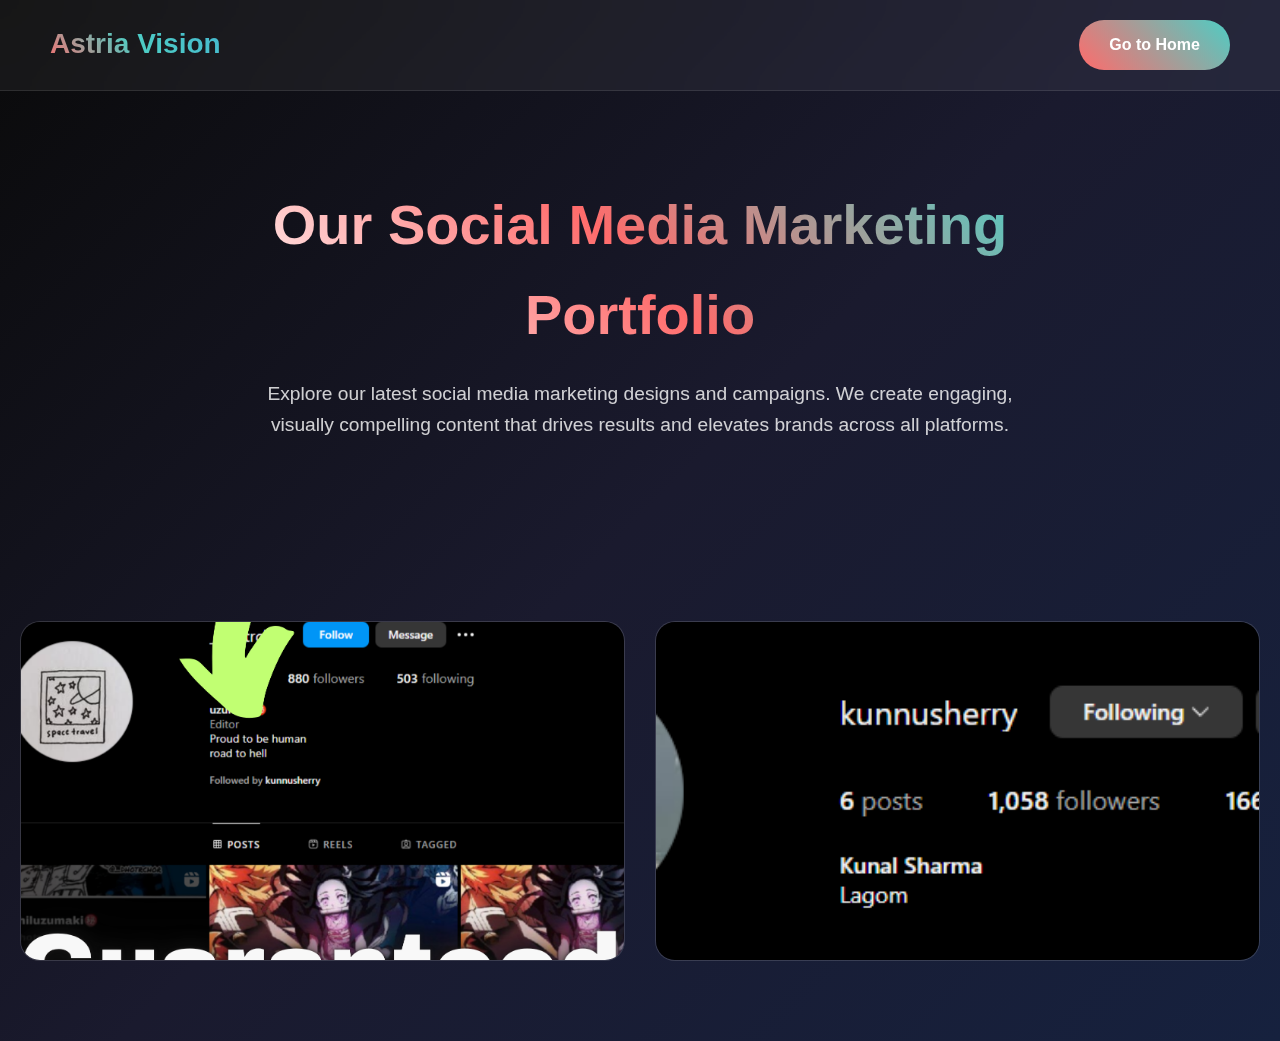
<file: utils/smmport.html>
<!DOCTYPE html>
<html lang="en">
<head>
    <meta charset="UTF-8">
    <meta name="viewport" content="width=device-width, initial-scale=1.0">
    <title>Astria Vision - SMM Portfolio</title>
    <style>
        * {
            margin: 0;
            padding: 0;
            box-sizing: border-box;
        }
        body {
            font-family: 'Inter', -apple-system, BlinkMacSystemFont, sans-serif;
            background: linear-gradient(135deg, #0a0a0a 0%, #1a1a2e 50%, #16213e 100%);
            color: #ffffff;
            overflow-x: hidden;
            line-height: 1.6;
        }
        .particles { position: fixed; top: 0; left: 0; width: 100%; height: 100%; pointer-events: none; z-index: 1; }
        .particle { position: absolute; width: 2px; height: 2px; background: rgba(255, 255, 255, 0.1); border-radius: 50%; animation: float 20s infinite linear; }
        @keyframes float { 0% { transform: translateY(100vh) translateX(0px); opacity: 0; } 10% { opacity: 1; } 90% { opacity: 1; } 100% { transform: translateY(-100px) translateX(100px); opacity: 0; } }
        header { position: fixed; top: 0; width: 100%; padding: 20px 50px; background: rgba(255, 255, 255, 0.05); backdrop-filter: blur(20px); border-bottom: 1px solid rgba(255, 255, 255, 0.1); z-index: 1000; transition: all 0.3s ease; }
        nav { display: flex; justify-content: space-between; align-items: center; max-width: 1400px; margin: 0 auto; }
        .logo { font-size: 28px; font-weight: 700; background: linear-gradient(45deg, #ff6b6b, #4ecdc4, #45b7d1); -webkit-background-clip: text; -webkit-text-fill-color: transparent; background-clip: text; animation: logoGlow 3s ease-in-out infinite alternate; }
        @keyframes logoGlow { 0% { filter: brightness(1); } 100% { filter: brightness(1.2) drop-shadow(0 0 20px rgba(255, 107, 107, 0.3)); } }
        .contact-btn { padding: 12px 30px; background: linear-gradient(45deg, #ff6b6b, #4ecdc4); border: none; border-radius: 50px; color: white; font-weight: 600; cursor: pointer; transition: all 0.3s ease; text-decoration: none; display: inline-block; }
        .contact-btn:hover { transform: translateY(-2px); box-shadow: 0 10px 30px rgba(255, 107, 107, 0.3); }
        .main-content { padding-top: 120px; min-height: 100vh; position: relative; z-index: 10; }
        .intro-section { text-align: center; padding: 60px 20px; max-width: 800px; margin: 0 auto; }
        .intro-section h1 { font-size: 3.5rem; font-weight: 800; margin-bottom: 20px; background: linear-gradient(45deg, #ffffff, #ff6b6b, #4ecdc4); -webkit-background-clip: text; -webkit-text-fill-color: transparent; background-clip: text; animation: textShine 3s ease-in-out infinite; }
        @keyframes textShine { 0%, 100% { background-position: 0% 50%; } 50% { background-position: 100% 50%; } }
        .intro-section p { font-size: 1.2rem; color: rgba(255, 255, 255, 0.8); margin-bottom: 40px; line-height: 1.6; }
        .portfolio-section { padding: 40px 20px 80px; max-width: 1400px; margin: 0 auto; }
        .portfolio-grid { display: grid; grid-template-columns: repeat(auto-fit, minmax(400px, 1fr)); gap: 30px; margin-top: 40px; }
        .video-card { position: relative; border-radius: 20px; overflow: hidden; background: rgba(255, 255, 255, 0.05); border: 1px solid rgba(255, 255, 255, 0.1); transition: all 0.4s ease; aspect-ratio: 16/9; cursor: pointer; }
        .video-card:hover { transform: translateY(-10px) scale(1.02); box-shadow: 0 20px 60px rgba(0, 0, 0, 0.4); border-color: rgba(255, 255, 255, 0.3); }
        .video-card video { width: 100%; height: 100%; object-fit: cover; transition: all 0.3s ease; }
        .video-card img { width: 100%; height: 100%; object-fit: cover; transition: all 0.3s ease; }
        .video-overlay { position: absolute; top: 0; left: 0; right: 0; bottom: 0; background: linear-gradient(135deg, rgba(255, 107, 107, 0.8) 0%, rgba(78, 205, 196, 0.8) 100%); opacity: 0; transition: all 0.3s ease; display: flex; align-items: center; justify-content: center; flex-direction: column; text-align: center; padding: 20px; }
        .video-card:hover .video-overlay { opacity: 1; }
        .video-overlay h3 { font-size: 1.5rem; font-weight: 700; margin-bottom: 10px; color: white; }
        .video-overlay p { font-size: 1rem; color: rgba(255, 255, 255, 0.9); line-height: 1.4; }
        .video-overlay .category { display: inline-block; padding: 6px 16px; background: rgba(255, 255, 255, 0.2); border-radius: 20px; font-size: 0.9rem; margin-top: 15px; backdrop-filter: blur(10px); }
        .play-button { position: absolute; top: 50%; left: 50%; transform: translate(-50%, -50%); width: 80px; height: 80px; background: rgba(255, 255, 255, 0.9); border-radius: 50%; display: flex; align-items: center; justify-content: center; font-size: 2rem; color: #333; opacity: 0; transition: all 0.3s ease; pointer-events: none; }
        .video-card:hover .play-button { opacity: 1; transform: translate(-50%, -50%) scale(1.1); }
        .contact-section { text-align: center; padding: 80px 20px; background: rgba(255, 255, 255, 0.02); border-top: 1px solid rgba(255, 255, 255, 0.1); }
        .contact-section h2 { font-size: 2.5rem; margin-bottom: 20px; background: linear-gradient(45deg, #ff6b6b, #4ecdc4); -webkit-background-clip: text; -webkit-text-fill-color: transparent; background-clip: text; }
        .contact-section p { font-size: 1.2rem; color: rgba(255, 255, 255, 0.8); margin-bottom: 40px; }
        .contact-info { display: flex; justify-content: center; gap: 60px; flex-wrap: wrap; margin-top: 40px; }
        .contact-item { text-align: center; }
        .contact-item h4 { font-size: 1.1rem; margin-bottom: 10px; color: #4ecdc4; }
        .contact-item p { font-size: 1rem; color: rgba(255, 255, 255, 0.7); }
        @media (max-width: 768px) { .intro-section h1 { font-size: 2.5rem; } .portfolio-grid { grid-template-columns: 1fr; gap: 20px; } .contact-info { flex-direction: column; gap: 30px; } header { padding: 15px 20px; } .logo { font-size: 24px; } }
        @media (max-width: 480px) { .portfolio-grid { grid-template-columns: 1fr; } .video-card { min-height: 250px; } }
        .add-portfolio-btn { display: block; margin: 0 auto 30px auto; padding: 14px 36px; background: linear-gradient(45deg, #4ecdc4, #ff6b6b); border: none; border-radius: 30px; color: #fff; font-size: 1.1rem; font-weight: 700; cursor: pointer; box-shadow: 0 4px 20px rgba(78, 205, 196, 0.15); transition: all 0.3s ease; }
        .add-portfolio-btn:hover { transform: translateY(-2px) scale(1.04); box-shadow: 0 8px 32px rgba(255, 107, 107, 0.18); }
    </style>
</head>
<body>
    <div class="particles" id="particles"></div>
    <header>
        <nav>
            <div class="logo">Astria Vision</div>
            <a href="../index.html" class="contact-btn">Go to Home</a>
        </nav>
    </header>
    <main class="main-content">
        <section class="intro-section">
            <h1>Our Social Media Marketing Portfolio</h1>
            <p>Explore our latest social media marketing designs and campaigns. We create engaging, visually compelling content that drives results and elevates brands across all platforms.</p>
        </section>
        <section class="portfolio-section">
            <div class="portfolio-grid">
                <div class="video-card">
                    <img src="/utils/portVideos/smmportdesigns/0 (1).png" alt="SMM Portfolio Image">
                </div>
                <div class="video-card">
                    <img src="/utils/portVideos/smmportdesigns/image.png" alt="SMM Portfolio Image">
                </div>
            </div>
        </section>
    </main>
    <script>
        // Create animated particles
        function createParticles() {
            const particles = document.getElementById('particles');
            const particleCount = 30;
            for (let i = 0; i < particleCount; i++) {
                const particle = document.createElement('div');
                particle.className = 'particle';
                particle.style.left = Math.random() * 100 + '%';
                particle.style.animationDelay = Math.random() * 20 + 's';
                particle.style.animationDuration = (Math.random() * 10 + 10) + 's';
                particles.appendChild(particle);
            }
        }
        // Header background on scroll
        window.addEventListener('scroll', () => {
            const header = document.querySelector('header');
            if (window.scrollY > 100) {
                header.style.background = 'rgba(255, 255, 255, 0.08)';
            } else {
                header.style.background = 'rgba(255, 255, 255, 0.05)';
            }
        });
        // Video hover effects
        document.querySelectorAll('.video-card').forEach(card => {
            const video = card.querySelector('video');
            card.addEventListener('mouseenter', () => {
                if(video) video.style.transform = 'scale(1.05)';
            });
            card.addEventListener('mouseleave', () => {
                if(video) video.style.transform = 'scale(1)';
            });
        });
        // Initialize particles
        createParticles();
        // Animate cards on scroll
        const observerOptions = { threshold: 0.1, rootMargin: '0px 0px -50px 0px' };
        const observer = new IntersectionObserver((entries) => {
            entries.forEach(entry => {
                if (entry.isIntersecting) {
                    entry.target.style.animation = 'fadeInUp 0.8s ease-out forwards';
                }
            });
        }, observerOptions);
        document.querySelectorAll('.video-card').forEach(el => {
            observer.observe(el);
        });
    </script>
</body>
</html>
</file>
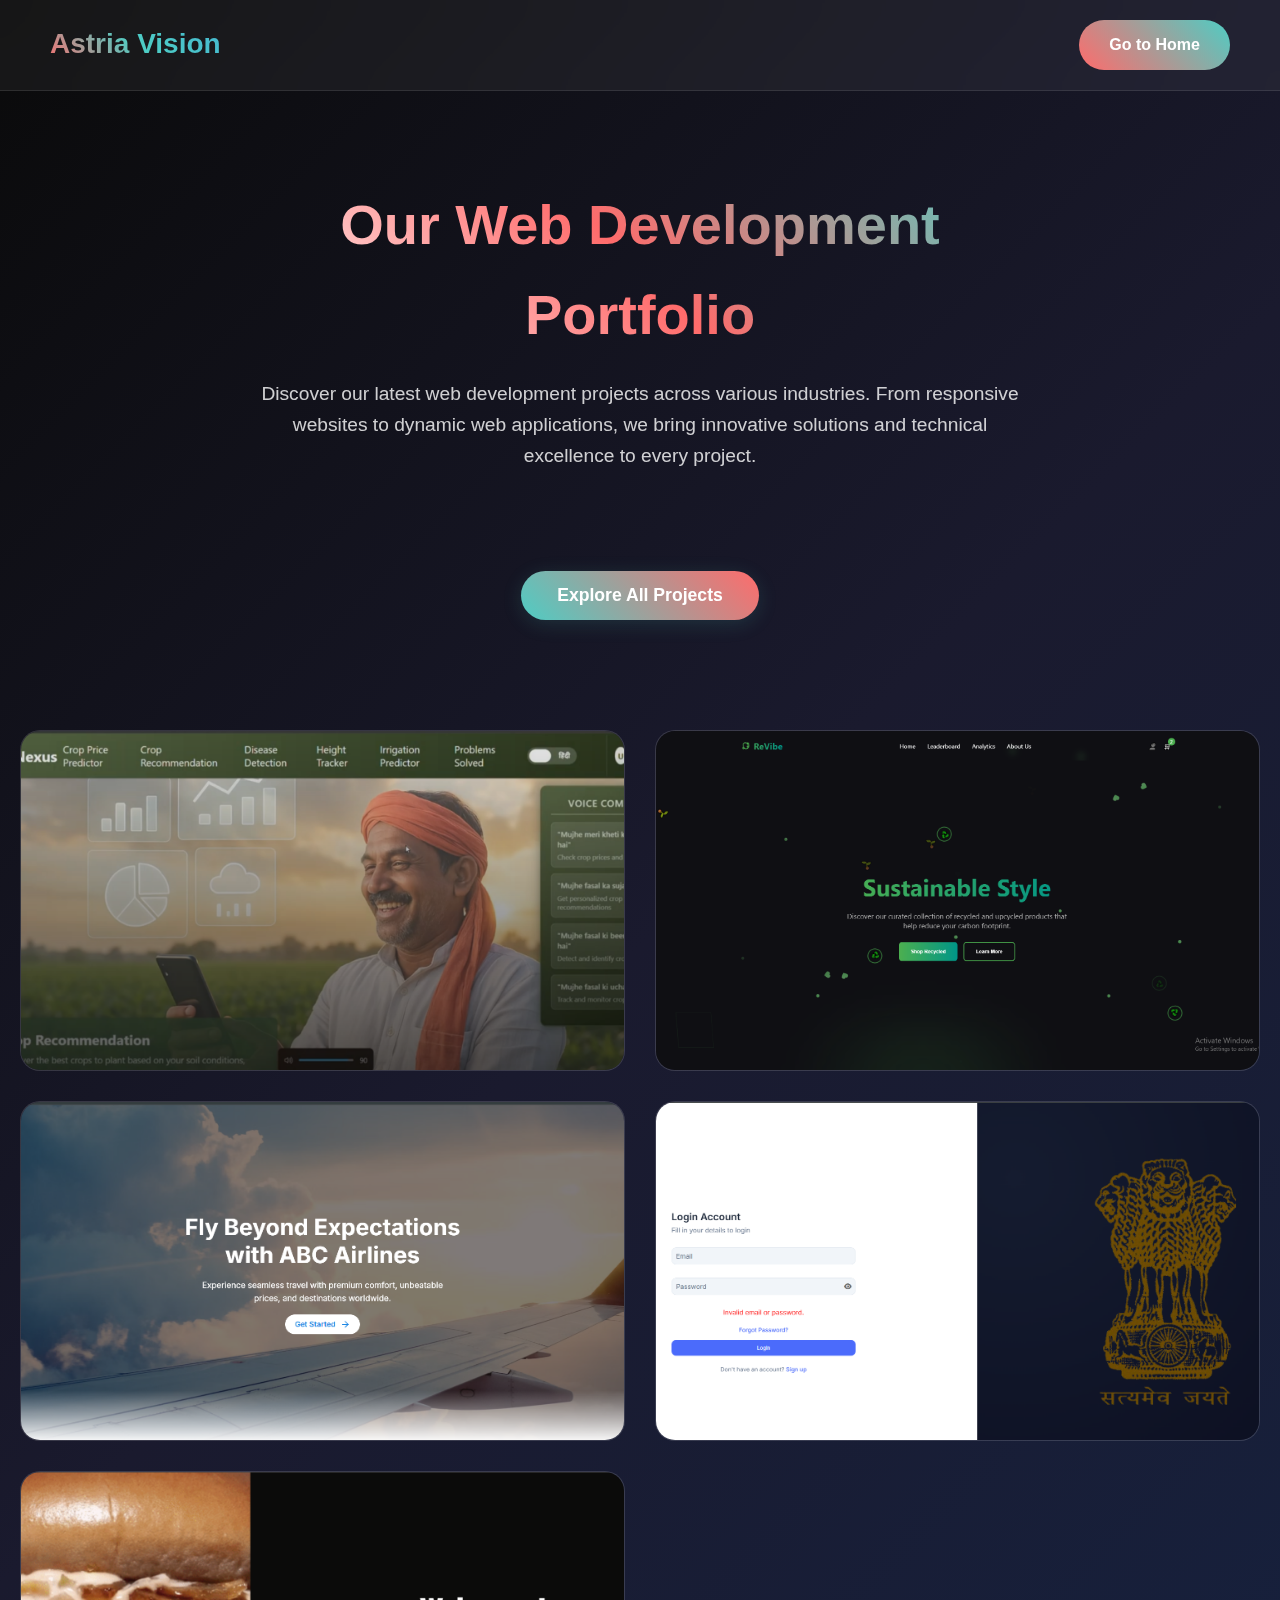
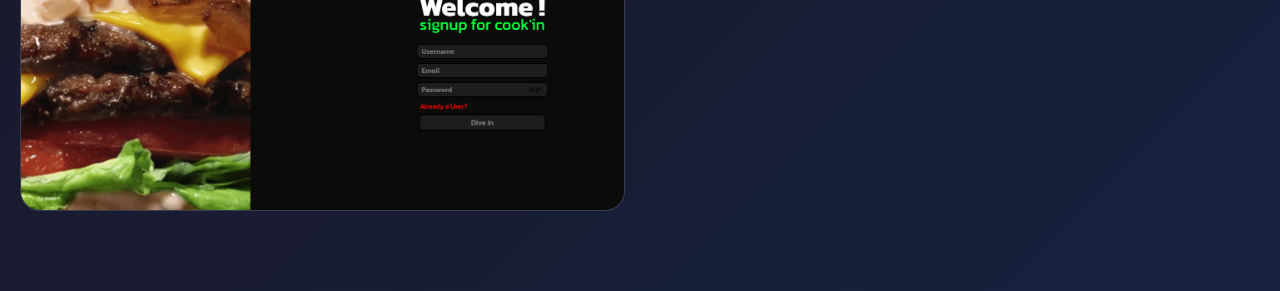
<file: utils/webport.html>
<!DOCTYPE html>
<html lang="en">
<head>
    <meta charset="UTF-8">
    <meta name="viewport" content="width=device-width, initial-scale=1.0">
    <title>Astria Vision - Web Development Portfolio</title>
    <style>
        * {
            margin: 0;
            padding: 0;
            box-sizing: border-box;
        }

        body {
            font-family: 'Inter', -apple-system, BlinkMacSystemFont, sans-serif;
            background: linear-gradient(135deg, #0a0a0a 0%, #1a1a2e 50%, #16213e 100%);
            color: #ffffff;
            overflow-x: hidden;
            line-height: 1.6;
        }

        /* Animated background particles */
        .particles {
            position: fixed;
            top: 0;
            left: 0;
            width: 100%;
            height: 100%;
            pointer-events: none;
            z-index: 1;
        }

        .particle {
            position: absolute;
            width: 2px;
            height: 2px;
            background: rgba(255, 255, 255, 0.1);
            border-radius: 50%;
            animation: float 20s infinite linear;
        }

        @keyframes float {
            0% { transform: translateY(100vh) translateX(0px); opacity: 0; }
            10% { opacity: 1; }
            90% { opacity: 1; }
            100% { transform: translateY(-100px) translateX(100px); opacity: 0; }
        }

        /* Header */
        header {
            position: fixed;
            top: 0;
            width: 100%;
            padding: 20px 50px;
            background: rgba(255, 255, 255, 0.05);
            backdrop-filter: blur(20px);
            border-bottom: 1px solid rgba(255, 255, 255, 0.1);
            z-index: 1000;
            transition: all 0.3s ease;
        }

        nav {
            display: flex;
            justify-content: space-between;
            align-items: center;
            max-width: 1400px;
            margin: 0 auto;
        }

        .logo {
            font-size: 28px;
            font-weight: 700;
            background: linear-gradient(45deg, #ff6b6b, #4ecdc4, #45b7d1);
            -webkit-background-clip: text;
            -webkit-text-fill-color: transparent;
            background-clip: text;
            animation: logoGlow 3s ease-in-out infinite alternate;
        }

        @keyframes logoGlow {
            0% { filter: brightness(1); }
            100% { filter: brightness(1.2) drop-shadow(0 0 20px rgba(255, 107, 107, 0.3)); }
        }

        .contact-btn {
            padding: 12px 30px;
            background: linear-gradient(45deg, #ff6b6b, #4ecdc4);
            border: none;
            border-radius: 50px;
            color: white;
            font-weight: 600;
            cursor: pointer;
            transition: all 0.3s ease;
            text-decoration: none;
            display: inline-block;
        }

        .contact-btn:hover {
            transform: translateY(-2px);
            box-shadow: 0 10px 30px rgba(255, 107, 107, 0.3);
        }

        /* Main Content */
        .main-content {
            padding-top: 120px;
            min-height: 100vh;
            position: relative;
            z-index: 10;
        }

        .intro-section {
            text-align: center;
            padding: 60px 20px;
            max-width: 800px;
            margin: 0 auto;
        }

        .intro-section h1 {
            font-size: 3.5rem;
            font-weight: 800;
            margin-bottom: 20px;
            background: linear-gradient(45deg, #ffffff, #ff6b6b, #4ecdc4);
            -webkit-background-clip: text;
            -webkit-text-fill-color: transparent;
            background-clip: text;
            animation: textShine 3s ease-in-out infinite;
        }

        @keyframes textShine {
            0%, 100% { background-position: 0% 50%; }
            50% { background-position: 100% 50%; }
        }

        .intro-section p {
            font-size: 1.2rem;
            color: rgba(255, 255, 255, 0.8);
            margin-bottom: 40px;
            line-height: 1.6;
        }

        /* Portfolio Grid */
        .portfolio-section {
            padding: 40px 20px 80px;
            max-width: 1400px;
            margin: 0 auto;
        }

        .portfolio-grid {
            display: grid;
            grid-template-columns: repeat(auto-fit, minmax(400px, 1fr));
            gap: 30px;
            margin-top: 40px;
        }

        .video-card {
            position: relative;
            border-radius: 20px;
            overflow: hidden;
            background: rgba(255, 255, 255, 0.05);
            border: 1px solid rgba(255, 255, 255, 0.1);
            transition: all 0.4s ease;
            aspect-ratio: 16/9;
            cursor: pointer;
        }

        .video-card:hover {
            transform: translateY(-10px) scale(1.02);
            box-shadow: 0 20px 60px rgba(0, 0, 0, 0.4);
            border-color: rgba(255, 255, 255, 0.3);
        }

        .video-card video {
            width: 100%;
            height: 100%;
            object-fit: cover;
            transition: all 0.3s ease;
        }

        .video-card img {
            width: 100%;
            height: 100%;
            object-fit: cover;
            transition: all 0.3s ease;
        }

        .video-overlay {
            position: absolute;
            top: 0;
            left: 0;
            right: 0;
            bottom: 0;
            background: linear-gradient(
                135deg, 
                rgba(255, 107, 107, 0.8) 0%, 
                rgba(78, 205, 196, 0.8) 100%
            );
            opacity: 0;
            transition: all 0.3s ease;
            display: flex;
            align-items: center;
            justify-content: center;
            flex-direction: column;
            text-align: center;
            padding: 20px;
        }

        .video-card:hover .video-overlay {
            opacity: 1;
        }

        .video-overlay h3 {
            font-size: 1.5rem;
            font-weight: 700;
            margin-bottom: 10px;
            color: white;
        }

        .video-overlay p {
            font-size: 1rem;
            color: rgba(255, 255, 255, 0.9);
            line-height: 1.4;
        }

        .video-overlay .category {
            display: inline-block;
            padding: 6px 16px;
            background: rgba(255, 255, 255, 0.2);
            border-radius: 20px;
            font-size: 0.9rem;
            margin-top: 15px;
            backdrop-filter: blur(10px);
        }

        /* Play button overlay */
        .play-button {
            position: absolute;
            top: 50%;
            left: 50%;
            transform: translate(-50%, -50%);
            width: 80px;
            height: 80px;
            background: rgba(255, 255, 255, 0.9);
            border-radius: 50%;
            display: flex;
            align-items: center;
            justify-content: center;
            font-size: 2rem;
            color: #333;
            opacity: 0;
            transition: all 0.3s ease;
            pointer-events: none;
        }

        .video-card:hover .play-button {
            opacity: 1;
            transform: translate(-50%, -50%) scale(1.1);
        }

        /* Contact Section */
        .contact-section {
            text-align: center;
            padding: 80px 20px;
            background: rgba(255, 255, 255, 0.02);
            border-top: 1px solid rgba(255, 255, 255, 0.1);
        }

        .contact-section h2 {
            font-size: 2.5rem;
            margin-bottom: 20px;
            background: linear-gradient(45deg, #ff6b6b, #4ecdc4);
            -webkit-background-clip: text;
            -webkit-text-fill-color: transparent;
            background-clip: text;
        }

        .contact-section p {
            font-size: 1.2rem;
            color: rgba(255, 255, 255, 0.8);
            margin-bottom: 40px;
        }

        .contact-info {
            display: flex;
            justify-content: center;
            gap: 60px;
            flex-wrap: wrap;
            margin-top: 40px;
        }

        .contact-item {
            text-align: center;
        }

        .contact-item h4 {
            font-size: 1.1rem;
            margin-bottom: 10px;
            color: #4ecdc4;
        }

        .contact-item p {
            font-size: 1rem;
            color: rgba(255, 255, 255, 0.7);
        }

        /* Responsive */
        @media (max-width: 768px) {
            .intro-section h1 {
                font-size: 2.5rem;
            }
            
            .portfolio-grid {
                grid-template-columns: 1fr;
                gap: 20px;
            }
            
            .contact-info {
                flex-direction: column;
                gap: 30px;
            }
            
            header {
                padding: 15px 20px;
            }
            
            .logo {
                font-size: 24px;
            }
        }

        @media (max-width: 480px) {
            .portfolio-grid {
                grid-template-columns: 1fr;
            }
            
            .video-card {
                min-height: 250px;
            }
        }

        .add-portfolio-btn {
            display: block;
            margin: 0 auto 30px auto;
            padding: 14px 36px;
            background: linear-gradient(45deg, #4ecdc4, #ff6b6b);
            border: none;
            border-radius: 30px;
            color: #fff;
            font-size: 1.1rem;
            font-weight: 700;
            cursor: pointer;
            box-shadow: 0 4px 20px rgba(78, 205, 196, 0.15);
            transition: all 0.3s ease;
        }
        .add-portfolio-btn:hover {
            transform: translateY(-2px) scale(1.04);
            box-shadow: 0 8px 32px rgba(255, 107, 107, 0.18);
        }
    </style>
</head>
<body>
    <div class="particles" id="particles"></div>

    <header>
        <nav>
            <div class="logo">Astria Vision</div>
            <a href="../index.html" class="contact-btn">Go to Home</a>
        </nav>
    </header>

    <main class="main-content">
        <section class="intro-section">
            <h1>Our Web Development Portfolio</h1>
            <p>Discover our latest web development projects across various industries. From responsive websites to dynamic web applications, we bring innovative solutions and technical excellence to every project.</p>
        </section>

        <a href="https://kunal-portfolio-lemon.vercel.app/" target="_blank" style="text-decoration: none;"><button class="add-portfolio-btn">Explore All Projects</button></a>
        <section class="portfolio-section">
            <div class="portfolio-grid">
                <div class="video-card">
                    <img src="/utils/portVideos/webPort/1.png" alt="Web Portfolio Image">
                </div>
                <div class="video-card">
                    <img src="/utils/portVideos/webPort/2.png" alt="Web Portfolio Image">
                </div>
                <div class="video-card">
                    <img src="/utils/portVideos/webPort/3.png" alt="Web Portfolio Image">
                </div>
                <div class="video-card">
                    <img src="/utils/portVideos/webPort/4.png" alt="Web Portfolio Image">
                </div>
                <div class="video-card">
                    <img src="/utils/portVideos/webPort/5.png" alt="Web Portfolio Image">
                </div>
            </div>
        </section>
    </main>

    <script>
        // Create animated particles
        function createParticles() {
            const particles = document.getElementById('particles');
            const particleCount = 30;
            
            for (let i = 0; i < particleCount; i++) {
                const particle = document.createElement('div');
                particle.className = 'particle';
                particle.style.left = Math.random() * 100 + '%';
                particle.style.animationDelay = Math.random() * 20 + 's';
                particle.style.animationDuration = (Math.random() * 10 + 10) + 's';
                particles.appendChild(particle);
            }
        }

        // Header background on scroll
        window.addEventListener('scroll', () => {
            const header = document.querySelector('header');
            if (window.scrollY > 100) {
                header.style.background = 'rgba(255, 255, 255, 0.08)';
            } else {
                header.style.background = 'rgba(255, 255, 255, 0.05)';
            }
        });

        // Video hover effects
        document.querySelectorAll('.video-card').forEach(card => {
            const video = card.querySelector('video');
            
            card.addEventListener('mouseenter', () => {
                video.style.transform = 'scale(1.05)';
            });
            
            card.addEventListener('mouseleave', () => {
                video.style.transform = 'scale(1)';
            });
        });


        // Initialize particles
        createParticles();

        // Animate cards on scroll
        const observerOptions = {
            threshold: 0.1,
            rootMargin: '0px 0px -50px 0px'
        };

        const observer = new IntersectionObserver((entries) => {
            entries.forEach(entry => {
                if (entry.isIntersecting) {
                    entry.target.style.animation = 'fadeInUp 0.8s ease-out forwards';
                }
            });
        }, observerOptions);

        document.querySelectorAll('.video-card').forEach(el => {
            observer.observe(el);
        });
    </script>
</body>
</html>
</file>
<file: style.css>
* {
            margin: 0;
            padding: 0;
            box-sizing: border-box;
        }

        html {
            scroll-behavior: smooth;
        }

        body {
            font-family: 'Arial', sans-serif;
            background: #0a0a0a;
            color: #ffffff;
            line-height: 1.6;
            overflow-x: hidden;
        }

        /* Navigation */
        nav {
            position: fixed;
            top: 0;
            width: 100%;
            background: rgba(10, 10, 10, 0.95);
            backdrop-filter: blur(10px);
            z-index: 1000;
            padding: 1rem 0;
            transition: all 0.3s ease;
        }

        nav.scrolled {
            background: rgba(10, 10, 10, 0.98);
            box-shadow: 0 2px 20px rgba(0, 255, 255, 0.1);
        }

        .nav-container {
            max-width: 1200px;
            margin: 0 auto;
            display: flex;
            justify-content: space-between;
            align-items: center;
            padding: 0 2rem;
        }

        .logo {
            font-size: 1.8rem;
            font-weight: bold;
            background: linear-gradient(45deg, #00ffff, #ff00ff);
            background-clip: text;
            -webkit-background-clip: text;
            -webkit-text-fill-color: transparent;
            animation: logoGlow 2s ease-in-out infinite alternate;
        }

        @keyframes logoGlow {
            from {
                filter: drop-shadow(0 0 5px rgba(0, 255, 255, 0.3));
            }

            to {
                filter: drop-shadow(0 0 15px rgba(255, 0, 255, 0.5));
            }
        }

        .nav-links {
            display: flex;
            list-style: none;
            gap: 2rem;
        }

        .nav-links a {
            color: #ffffff;
            text-decoration: none;
            transition: all 0.3s ease;
            position: relative;
        }

        .nav-links a::after {
            content: '';
            position: absolute;
            bottom: -5px;
            left: 0;
            width: 0;
            height: 2px;
            background: linear-gradient(45deg, #00ffff, #ff00ff);
            transition: width 0.3s ease;
        }

        .nav-links a:hover::after {
            width: 100%;
        }

        /* Hero Section */
        .hero {
            height: 100vh;
            display: flex;
            align-items: center;
            justify-content: center;
            position: relative;
            background: radial-gradient(circle at 20% 80%, rgba(0, 255, 255, 0.1), transparent 50%),
                radial-gradient(circle at 80% 20%, rgba(255, 0, 255, 0.1), transparent 50%),
                radial-gradient(circle at 40% 40%, rgba(0, 100, 255, 0.1), transparent 50%);
        }

        .hero-content {
            text-align: center;
            max-width: 800px;
            padding: 0 2rem;
            animation: heroFadeIn 1.5s ease-out;
        }

        @keyframes heroFadeIn {
            from {
                opacity: 0;
                transform: translateY(50px);
            }

            to {
                opacity: 1;
                transform: translateY(0);
            }
        }

        .hero h1 {
            font-size: 4rem;
            margin-bottom: 1rem;
            background: linear-gradient(45deg, #ffffff, #00ffff, #ff00ff);
            background-size: 300% 300%;
            background-clip: text;
            -webkit-background-clip: text;
            -webkit-text-fill-color: transparent;
            animation: gradientShift 3s ease-in-out infinite;
        }

        @keyframes gradientShift {

            0%,
            100% {
                background-position: 0% 50%;
            }

            50% {
                background-position: 100% 50%;
            }
        }

        .hero p {
            font-size: 1.4rem;
            margin-bottom: 2rem;
            opacity: 0.9;
            animation: fadeInUp 1.5s ease-out 0.3s both;
        }

        @keyframes fadeInUp {
            from {
                opacity: 0;
                transform: translateY(30px);
            }

            to {
                opacity: 0.9;
                transform: translateY(0);
            }
        }

        .cta-button {
            display: inline-block;
            padding: 1rem 2.5rem;
            background: linear-gradient(45deg, #00ffff, #ff00ff);
            color: #000;
            text-decoration: none;
            border-radius: 50px;
            font-weight: bold;
            font-size: 1.1rem;
            transition: all 0.3s ease;
            position: relative;
            overflow: hidden;
            animation: fadeInUp 1.5s ease-out 0.6s both;
        }

        .cta-button::before {
            content: '';
            position: absolute;
            top: 0;
            left: -100%;
            width: 100%;
            height: 100%;
            background: linear-gradient(90deg, transparent, rgba(255, 255, 255, 0.3), transparent);
            transition: left 0.6s ease;
        }

        .cta-button:hover::before {
            left: 100%;
        }

        .cta-button:hover {
            transform: translateY(-3px);
            box-shadow: 0 10px 30px rgba(0, 255, 255, 0.3);
        }

        /* Floating elements */
        .floating-elements {
            position: absolute;
            width: 100%;
            height: 100%;
            pointer-events: none;
        }

        .floating-element {
            position: absolute;
            background: linear-gradient(45deg, #00ffff, #ff00ff);
            border-radius: 50%;
            animation: float 6s ease-in-out infinite;
        }

        .floating-element:nth-child(1) {
            width: 20px;
            height: 20px;
            top: 20%;
            left: 10%;
            animation-delay: 0s;
        }

        .floating-element:nth-child(2) {
            width: 15px;
            height: 15px;
            top: 60%;
            right: 10%;
            animation-delay: 2s;
        }

        .floating-element:nth-child(3) {
            width: 25px;
            height: 25px;
            bottom: 30%;
            left: 20%;
            animation-delay: 4s;
        }

        @keyframes float {

            0%,
            100% {
                transform: translateY(0px) rotate(0deg);
            }

            25% {
                transform: translateY(-20px) rotate(90deg);
            }

            50% {
                transform: translateY(-10px) rotate(180deg);
            }

            75% {
                transform: translateY(-30px) rotate(270deg);
            }
        }

        /* Services Section */
        .services {
            padding: 8rem 2rem;
            max-width: 1200px;
            margin: 0 auto;
        }

        .section-title {
            text-align: center;
            font-size: 3rem;
            margin-bottom: 3rem;
            background: linear-gradient(45deg, #ffffff, #00ffff);
            background-clip: text;
            -webkit-background-clip: text;
            -webkit-text-fill-color: transparent;
        }

        .services-grid {
            display: grid;
            grid-template-columns: repeat(auto-fit, minmax(280px, 1fr));
            gap: 2rem;
            margin-top: 4rem;
        }

        .service-card {
            background: linear-gradient(145deg, #1a1a1a, #0f0f0f);
            border: 1px solid rgba(0, 255, 255, 0.2);
            border-radius: 20px;
            padding: 2.5rem;
            text-align: center;
            transition: all 0.4s ease;
            position: relative;
            overflow: hidden;
            opacity: 0;
            transform: translateY(50px);
        }

        .service-card.animate {
            opacity: 1;
            transform: translateY(0);
        }

        .service-card::before {
            content: '';
            position: absolute;
            top: 0;
            left: 0;
            right: 0;
            bottom: 0;
            background: linear-gradient(45deg, rgba(0, 255, 255, 0.1), rgba(255, 0, 255, 0.1));
            opacity: 0;
            transition: opacity 0.3s ease;
        }

        .service-card:hover::before {
            opacity: 1;
        }

        .service-card:hover {
            transform: translateY(-10px);
            border-color: rgba(0, 255, 255, 0.5);
            box-shadow: 0 20px 40px rgba(0, 255, 255, 0.2);
        }

        .service-icon {
            font-size: 3rem;
            margin-bottom: 1.5rem;
            background: linear-gradient(45deg, #00ffff, #ff00ff);
            background-clip: text;
            -webkit-background-clip: text;
            -webkit-text-fill-color: transparent;
        }

        .service-card h3 {
            font-size: 1.5rem;
            margin-bottom: 1rem;
            color: #ffffff;
        }

        .service-card p {
            color: #cccccc;
            line-height: 1.6;
        }

        /* Testimonials Section */
        .testimonials {
            padding: 8rem 2rem;
            background: linear-gradient(135deg, #0f0f0f, #1a1a1a);
        }

        .testimonials-container {
            max-width: 1000px;
            margin: 0 auto;
            text-align: center;
        }

        .testimonial-carousel {
            position: relative;
            margin-top: 4rem;
        }

        .testimonial {
            display: none;
            opacity: 0;
            transition: all 0.5s ease;
            background: rgba(255, 255, 255, 0.05);
            border: 1px solid rgba(0, 255, 255, 0.2);
            border-radius: 20px;
            padding: 3rem;
            margin: 0 2rem;
        }

        .testimonial.active {
            display: block;
            opacity: 1;
            animation: testimonialFade 0.5s ease-in;
        }

        @keyframes testimonialFade {
            from {
                opacity: 0;
                transform: scale(0.95);
            }

            to {
                opacity: 1;
                transform: scale(1);
            }
        }

        .testimonial-text {
            font-size: 1.2rem;
            font-style: italic;
            margin-bottom: 2rem;
            color: #ffffff;
        }

        .testimonial-author {
            color: #00ffff;
            font-weight: bold;
        }

        .testimonial-controls {
            display: flex;
            justify-content: center;
            gap: 1rem;
            margin-top: 2rem;
        }

        .testimonial-dot {
            width: 12px;
            height: 12px;
            border-radius: 50%;
            background: rgba(255, 255, 255, 0.3);
            cursor: pointer;
            transition: all 0.3s ease;
        }

        .testimonial-dot.active {
            background: #00ffff;
            transform: scale(1.2);
        }

        /* Contact Section */
        .contact {
            padding: 8rem 2rem;
            max-width: 800px;
            margin: 0 auto;
            text-align: center;
        }

        .contact-content {
            background: linear-gradient(145deg, #1a1a1a, #0f0f0f);
            border: 1px solid rgba(0, 255, 255, 0.2);
            border-radius: 20px;
            padding: 4rem;
            position: relative;
            overflow: hidden;
        }

        .contact-content::before {
            content: '';
            position: absolute;
            top: -2px;
            left: -2px;
            right: -2px;
            bottom: -2px;
            background: linear-gradient(45deg, #00ffff, #ff00ff, #00ffff);
            border-radius: 20px;
            z-index: -1;
            animation: borderGlow 3s linear infinite;
        }

        @keyframes borderGlow {
            0% {
                transform: rotate(0deg);
            }

            100% {
                transform: rotate(360deg);
            }
        }

        .contact h2 {
            font-size: 2.5rem;
            margin-bottom: 1.5rem;
            background: linear-gradient(45deg, #ffffff, #00ffff);
            background-clip: text;
            -webkit-background-clip: text;
            -webkit-text-fill-color: transparent;
        }

        .contact p {
            font-size: 1.1rem;
            margin-bottom: 2rem;
            color: #cccccc;
        }

        /* Footer */
        footer {
            background: #000000;
            padding: 2rem;
            text-align: center;
            border-top: 1px solid rgba(0, 255, 255, 0.2);
        }

        /* Responsive Design */
        @media (max-width: 768px) {
            .nav-links {
                display: none;
            }

            .hero h1 {
                font-size: 2.5rem;
            }

            .hero p {
                font-size: 1.1rem;
            }

            .section-title {
                font-size: 2rem;
            }

            .services-grid {
                grid-template-columns: 1fr;
                gap: 1.5rem;
            }

            .service-card {
                padding: 2rem;
            }

            .testimonial {
                margin: 0 1rem;
                padding: 2rem;
            }

            .contact-content {
                padding: 2.5rem;
            }
        }

        /* Scroll animations */
        .fade-in {
            opacity: 0;
            transform: translateY(30px);
            transition: all 0.6s ease;
        }

        .fade-in.visible {
            opacity: 1;
            transform: translateY(0);
        }

        /* Results sections */
        .results {
            background: rgba(255, 255, 255, 0.05);
            padding: 4rem 0;
        }

        .results-grid {
            display: grid;
            grid-template-columns: repeat(auto-fit, minmax(200px, 1fr));
            gap: 2rem;
            text-align: center;
        }

        .result-item {
            padding: 2rem;
        }

        .result-number {
            font-size: 3rem;
            font-weight: 800;
            color: #4f46e5;
            margin-bottom: 0.5rem;
        }

        .result-label {
            color: #6b7280;
            font-weight: 500;
        }
</file>
